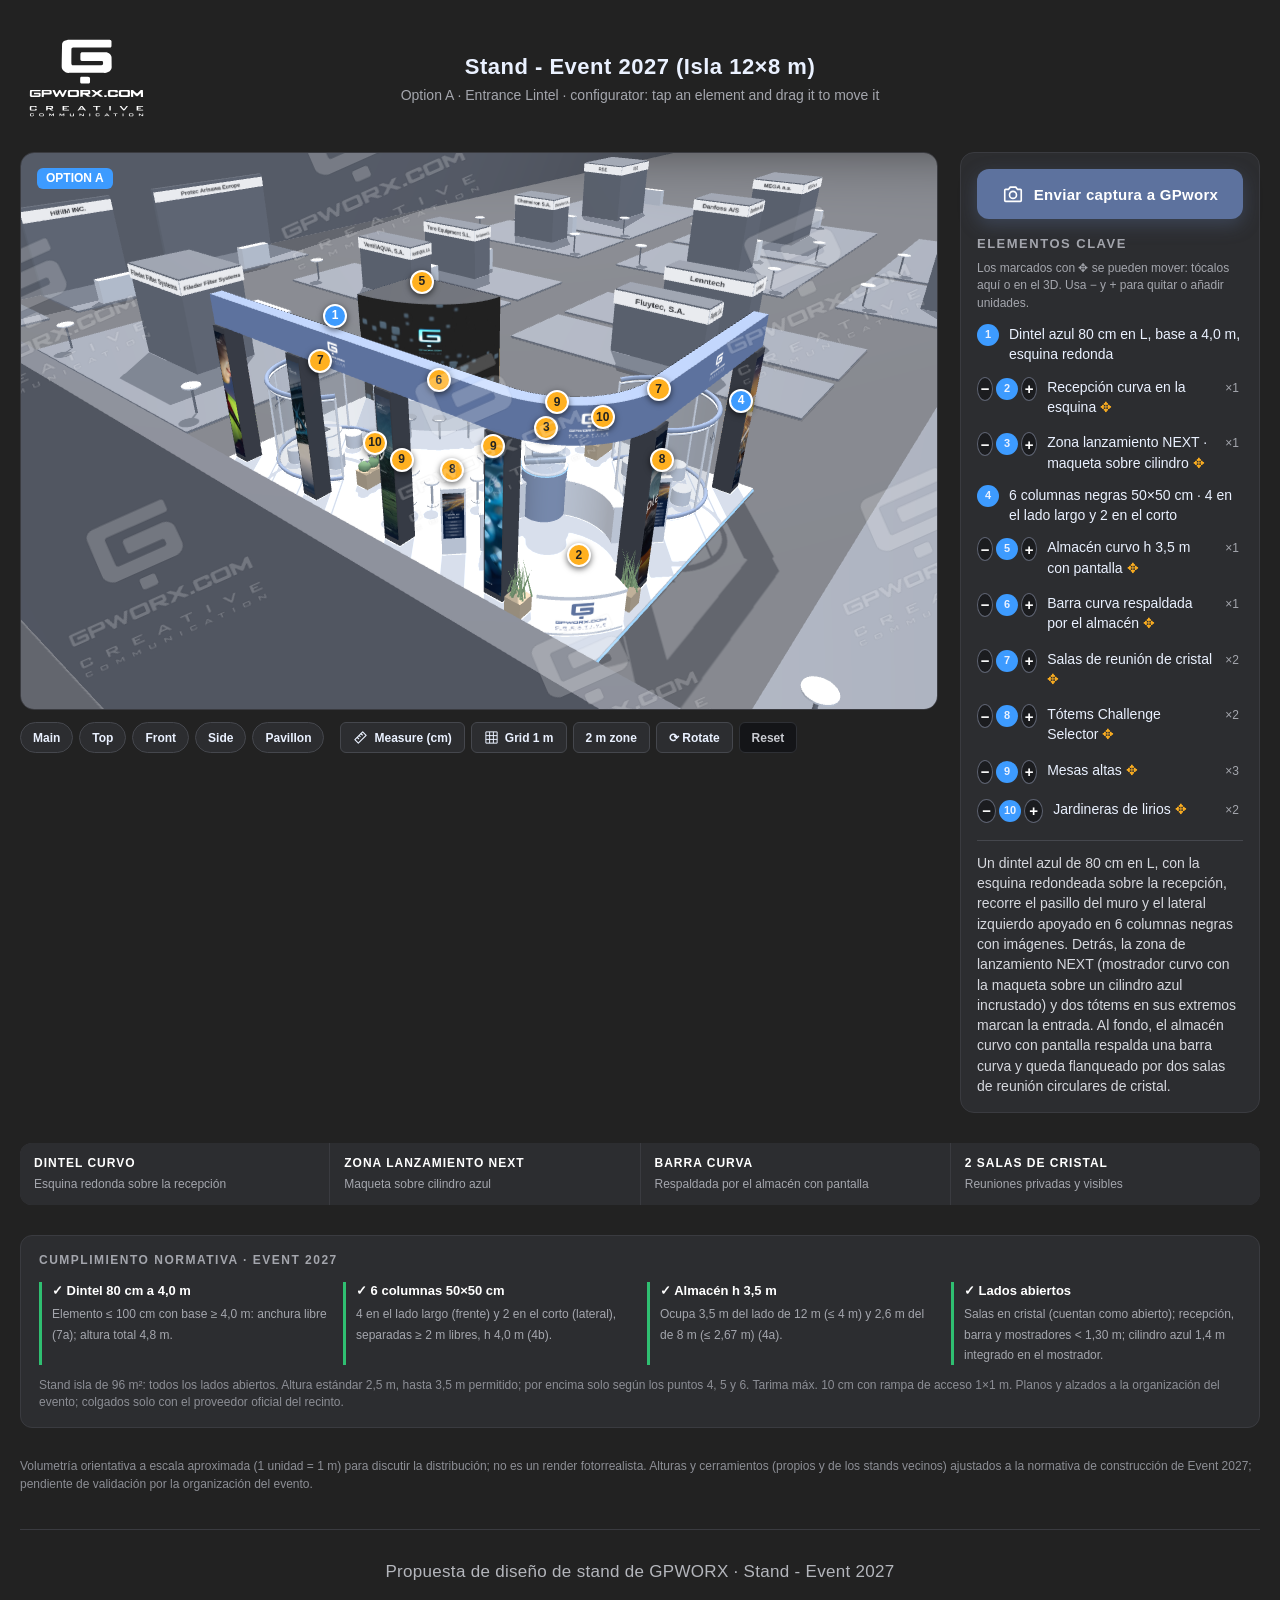
<file: site/index.html>
<!doctype html><html><head><meta charset=utf8><meta name=viewport content="width=device-width,initial-scale=1,viewport-fit=cover"><style>:root{color-scheme:light;box-sizing:border-box;padding-top:env(safe-area-inset-top,0px);padding-bottom:env(safe-area-inset-bottom,0px)}html{scroll-padding-top:env(safe-area-inset-top,0px)}body{margin:0;padding:0;font:14px -apple-system,BlinkMacSystemFont,sans-serif;background:#faf9f5;color:#141413}img{max-width:100%}[hidden]:not([hidden=until-found i]){display:none!important}</style>
<title>GPworx - Stand Configurator</title>
<link rel="icon" type="image/png" sizes="32x32" href="/assets/images/favicons/favicon-32x32.png">
<link rel="icon" type="image/png" sizes="16x16" href="/assets/images/favicons/favicon-16x16.png">
<meta name="msapplication-TileColor" content="#ffffff">
<meta name="theme-color" content="#ffffff">
<link rel="stylesheet" href="css/styles.css?v=20261106b">
</head><body>
<!-- ===================== AVISO AL IMPRIMIR ===================== -->
<div class="printblock">Esta propuesta es confidencial y no se puede imprimir. Para recibir la configuración, usa el botón «Enviar captura a GPworx» o escribe a gregor@gpworx.com.</div>
<!-- ===================== CABECERA: logo · título (h1) · descripción (h3) ===================== -->
<header>
  <div class="top"><img class="gp" alt="GPWORX Creative Communication" src="logo-gpworx.svg"><div class="ttl"><h1>Stand - Event 2027 (Isla 12×8 m)</h1><h3>Option A · Entrance Lintel<span class="hint-d"> · configurator: tap an element and drag it to move it</span></h3></div><span class="sp"></span></div>
</header>
<!-- ===================== CUERPO ===================== -->
<div class="wrap">
  <div class="col">
  <!-- ---------- VISOR 3D: lienzo, marcadores, marca de agua, etiqueta OPTION A, panel de selección ---------- -->
  <div class="stage" id="stage">
    <canvas id="c"></canvas>
    <div id="markers"></div><div id="mlabels"></div>
    <div class="wm" aria-hidden="true"><i id="wmTile"></i></div>
    <div class="mhint" id="mhint" hidden>Toca dos puntos para medir · arrastra para girar · Esc para salir</div>
    <div class="title-ov"><span class="k" id="tk">OPTION A</span><div class="tl"><h2 id="tt"></h2><span class="sep">·</span><span class="s" id="ts"></span></div></div>
    <div class="hint">Toca un elemento y arrástralo · arrastra el fondo para girar · rueda / pellizco para zoom</div>
    <div class="sel" id="sel" hidden><button class="xclose" id="selX" type="button" aria-label="Cerrar" title="Cerrar">✕</button>
      <div class="selh"><b id="selN"></b><span id="selP"></span></div>
      <div class="selb"><button data-r="-15">⟲ 15°</button><button data-r="15">⟳ 15°</button><button data-r="90">⟳ 90°</button><button id="selDup">＋ Duplicar</button><button id="selDel">− Eliminar</button><button id="selHome">Original</button></div>
    </div>
  </div>
    <!-- ---------- BOTONES: vistas (Main…Pavillon) + herramientas (Measure…Reset) ---------- -->
    <div class="views" id="views">
      <button data-v="main">Main</button>
      <button data-v="aerial">Top</button>
      <button data-v="front">Front</button>
      <button data-v="side">Side</button>
      <button data-v="hall">Pavillon</button>
      <button id="measBtn" class="tool"><svg viewBox="0 0 24 24" aria-hidden="true"><path d="M3 15.5 15.5 3 21 8.5 8.5 21z" fill="none" stroke="currentColor" stroke-width="1.8" stroke-linejoin="round"/><path d="M7 12l2 2M10 9l1.5 1.5M13 6l2 2" stroke="currentColor" stroke-width="1.8" stroke-linecap="round"/></svg>Measure (cm)</button>
      <button id="measClr" hidden>Clear measures</button>
      <button id="gridBtn" class="tool"><svg viewBox="0 0 24 24" aria-hidden="true"><path d="M3 3h18v18H3zM9 3v18M15 3v18M3 9h18M3 15h18" fill="none" stroke="currentColor" stroke-width="1.6"/></svg>Grid 1 m</button>
      <button id="zone">2 m zone</button>
      <button id="rot">⟳ Rotate</button>
      <button id="resetAll">Reset</button>
    </div>
  </div>
  <!-- ---------- PANEL LATERAL: botón de captura + elementos clave ---------- -->
  <aside><button class="shot" id="shotBtn" type="button"><svg viewBox="0 0 24 24" aria-hidden="true"><path d="M4 7h3l2-2.5h6L17 7h3a1 1 0 0 1 1 1v11a1 1 0 0 1-1 1H4a1 1 0 0 1-1-1V8a1 1 0 0 1 1-1z" fill="none" stroke="currentColor" stroke-width="1.8" stroke-linejoin="round"/><circle cx="12" cy="13" r="3.8" fill="none" stroke="currentColor" stroke-width="1.8"/></svg>Enviar captura a GPworx</button>
  <div class="shotbox" id="shotBox" hidden><button class="xclose" id="shotCancel" type="button" aria-label="Cerrar" title="Cerrar">✕</button>
    <img id="shotImg" alt="Captura de la configuración actual">
    <p class="shotmsg" id="shotMsg" role="status"></p>
  </div>
  <h3>ELEMENTOS CLAVE</h3><p class="lh">Los marcados con ✥ se pueden mover: tócalos aquí o en el 3D. Usa − y + para quitar o añadir unidades.</p><ol id="legend"></ol><div class="desc" id="desc"></div></aside>
</div>
<!-- ===================== FICHAS DESTACADAS ===================== -->
<div class="strip" id="strip"></div>
<!-- ===================== NORMATIVA DEL EVENTO ===================== -->
<section class="norm"><h3>CUMPLIMIENTO NORMATIVA · EVENT 2027</h3><div class="ng" id="norm"></div><p>Stand isla de 96 m²: todos los lados abiertos. Altura estándar 2,5 m, hasta 3,5 m permitido; por encima solo según los puntos 4, 5 y 6. Tarima máx. 10 cm con rampa de acceso 1×1 m. Planos y alzados a la organización del evento; colgados solo con el proveedor oficial del recinto.</p></section>
<!-- ===================== NOTA Y PIE ===================== -->
<p class="note">Volumetría orientativa a escala aproximada (1 unidad = 1 m) para discutir la distribución; no es un render fotorrealista. Alturas y cerramientos (propios y de los stands vecinos) ajustados a la normativa de construcción de Event 2027; pendiente de validación por la organización del evento.</p>
<div class="credit"><span style="color:#b4b6bc;font-size:17px;letter-spacing:.3px">Propuesta de diseño de stand de GPWORX · Stand - Event 2027</span></div>

<!-- ===================== SCRIPTS ===================== -->
<script src="js/three.min.js?v=20261106b"></script>
<script src="js/images.js?v=20261106b"></script>
<script src="js/gp-cooldown.js?v=20261106b"></script>
<script src="js/app.js?v=20261106b"></script>


</body></html>
</file>
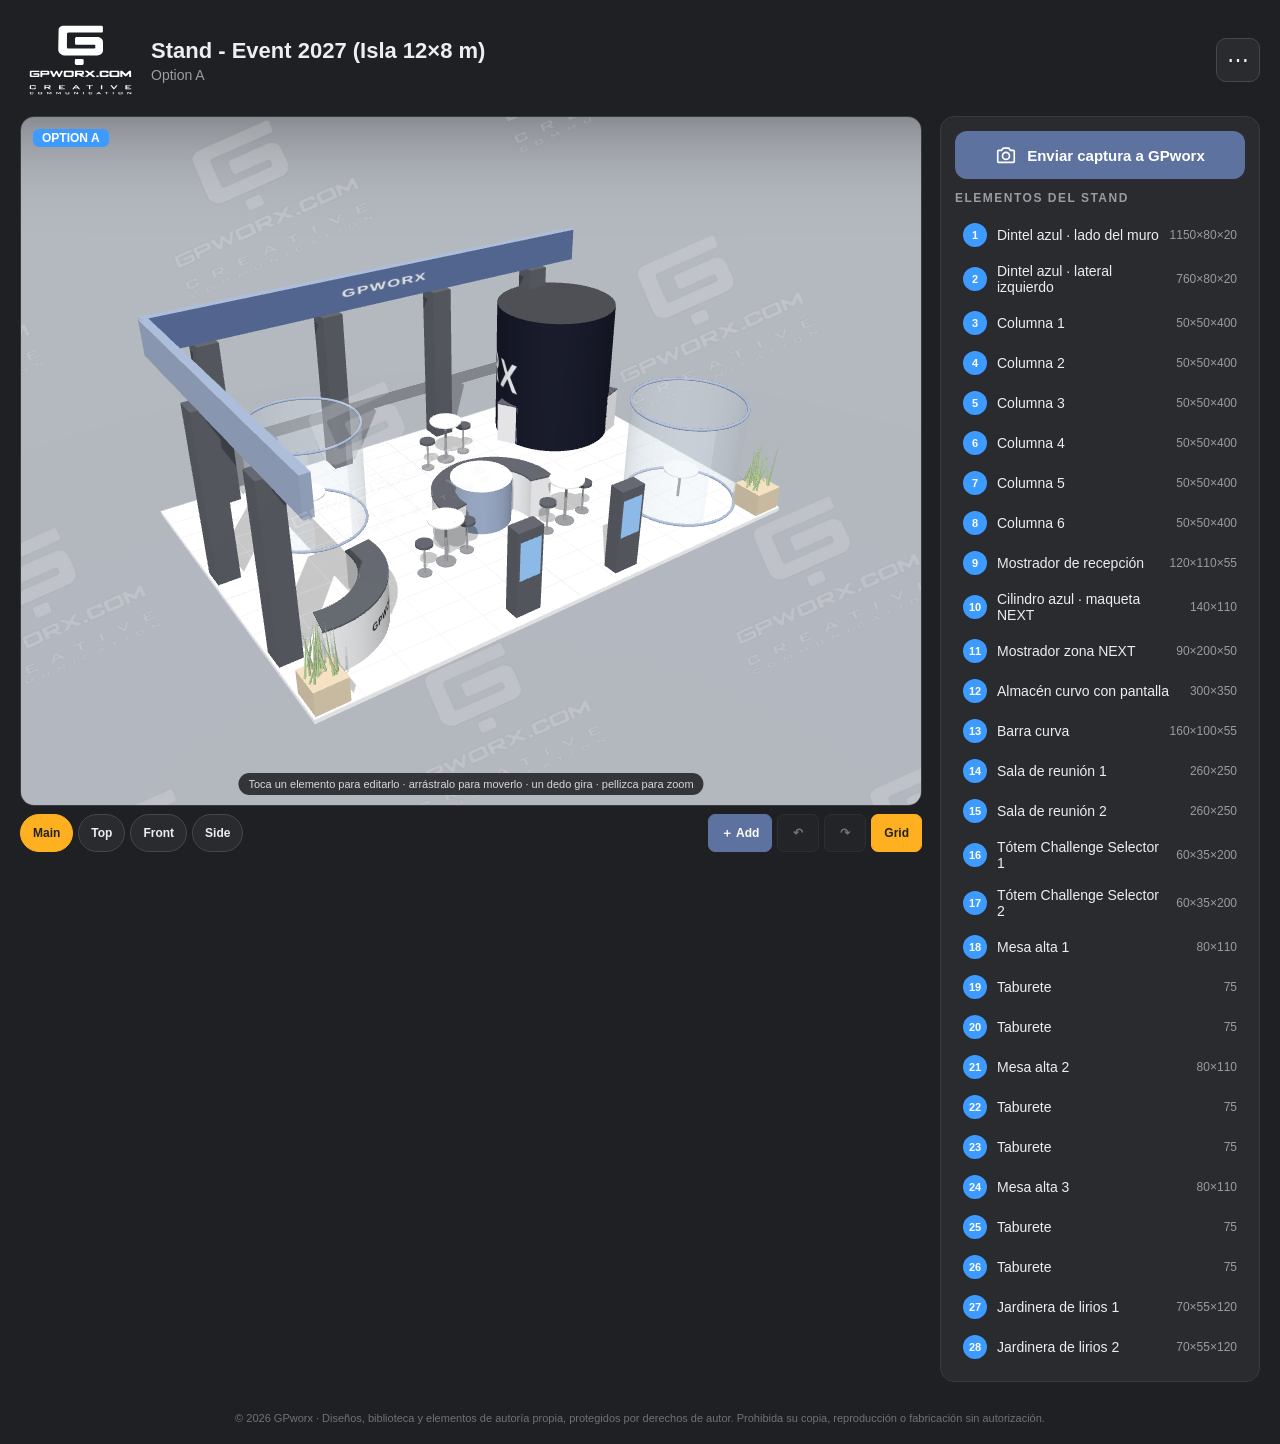
<file: site/app/index.html>
<!doctype html>
<html lang="es">
<head>
<meta charset="utf-8">
<meta name="viewport" content="width=device-width,initial-scale=1,viewport-fit=cover,maximum-scale=1">
<meta name="theme-color" content="#1f2023">
<title>GPworx - Stand Editor</title>
<link rel="icon" type="image/png" sizes="32x32" href="/assets/images/favicons/favicon-32x32.png">
<link rel="stylesheet" href="app.css?v=1">
</head>
<body>
<!-- ===================== CABECERA ===================== -->
<header class="bar">
  <img class="gp" src="../logo-gpworx.svg" alt="GPWORX Creative Communication">
  <div class="ttl"><h1 id="pTitle">Stand - Event 2027</h1><h3 id="pSub">Isla 12×8 m · Option A</h3></div>
  <button class="ib edit-only" id="menuBtn" aria-label="Menú" title="Menú">⋯</button>
</header>

<!-- ===================== CUERPO ===================== -->
<div class="wrap">
  <div class="col">
    <!-- ---------- VISOR 3D ---------- -->
    <div class="stage" id="stage">
      <canvas id="c"></canvas>
      <div class="wm" aria-hidden="true"><i id="wmTile"></i></div>
      <span class="tag" id="optTag">OPTION A</span>
      <div class="hint" id="hint">Toca un elemento para editarlo · arrástralo para moverlo · un dedo gira · pellizca para zoom</div>
    </div>
    <!-- ---------- BARRA DE HERRAMIENTAS ---------- -->
    <nav class="tools">
      <div class="grp views">
        <button data-v="main" class="on">Main</button><button data-v="top">Top</button><button data-v="front">Front</button><button data-v="side">Side</button>
      </div>
      <div class="grp edit-only">
        <button class="sq pri" id="addBtn">＋ Add</button>
        <button class="sq" id="undoBtn" title="Deshacer" aria-label="Deshacer">↶</button>
        <button class="sq" id="redoBtn" title="Rehacer" aria-label="Rehacer">↷</button>
        <button class="sq on" id="gridBtn" title="Ajustar a cuadrícula de 10 cm">Grid</button>
      </div>
    </nav>
  </div>

  <!-- ---------- PANEL LATERAL (portátil) / HOJAS INFERIORES (tablet y móvil) ---------- -->
  <aside id="side">
    <button class="shot" id="shotBtn" type="button"><svg viewBox="0 0 24 24" aria-hidden="true"><path d="M4 7h3l2-2.5h6L17 7h3a1 1 0 0 1 1 1v11a1 1 0 0 1-1 1H4a1 1 0 0 1-1-1V8a1 1 0 0 1 1-1z" fill="none" stroke="currentColor" stroke-width="1.8" stroke-linejoin="round"/><circle cx="12" cy="13" r="3.8" fill="none" stroke="currentColor" stroke-width="1.8"/></svg>Enviar captura a GPworx</button>
    <div class="shotbox" id="shotBox" hidden><button class="xclose" id="shotX" type="button" aria-label="Cerrar">✕</button><img id="shotImg" alt="Captura"><p id="shotMsg" role="status"></p></div>
    <h3>ELEMENTOS DEL STAND</h3>
    <ol class="elist" id="elist"></ol>
  </aside>
</div>

<!-- ===================== HOJA: BIBLIOTECA ===================== -->
<section class="sheet" id="libSheet" hidden>
  <button class="xclose" data-close aria-label="Cerrar">✕</button>
  <h3>BIBLIOTECA GPWORX</h3>
  <div id="libList"></div>
</section>

<!-- ===================== HOJA: PROPIEDADES DEL ELEMENTO ===================== -->
<section class="sheet" id="propSheet" hidden>
  <button class="xclose" data-close aria-label="Cerrar">✕</button>
  <h3 id="propTitle">ELEMENTO</h3>
  <div id="propBody"></div>
</section>

<!-- ===================== HOJA: MENÚ DEL PROYECTO ===================== -->
<section class="sheet" id="menuSheet" hidden>
  <button class="xclose" data-close aria-label="Cerrar">✕</button>
  <h3>PROYECTO</h3>
  <div class="form" id="standForm"></div>
  <div class="mgrid">
    <button id="mNew">Nuevo proyecto</button>
    <button id="mExample">Cargar Option A</button>
    <button id="mOpen">Abrir archivo…</button>
    <button id="mSave">Guardar archivo</button>
  </div>
  <input type="file" id="fileIn" accept=".json,application/json" hidden>
  <p class="muted">El proyecto se guarda automáticamente en este dispositivo. «Guardar archivo» descarga una copia (.json) para abrirla en otro equipo.</p>
</section>

<footer class="copy">© <span id="yr"></span> GPworx · Diseños, biblioteca y elementos de autoría propia, protegidos por derechos de autor. Prohibida su copia, reproducción o fabricación sin autorización.</footer>

<script src="../js/three.min.js?v=1"></script>
<script src="../js/gp-cooldown.js?v=1"></script>
<script src="library.js?v=1"></script>
<script src="editor.js?v=1"></script>
</body>
</html>
</file>
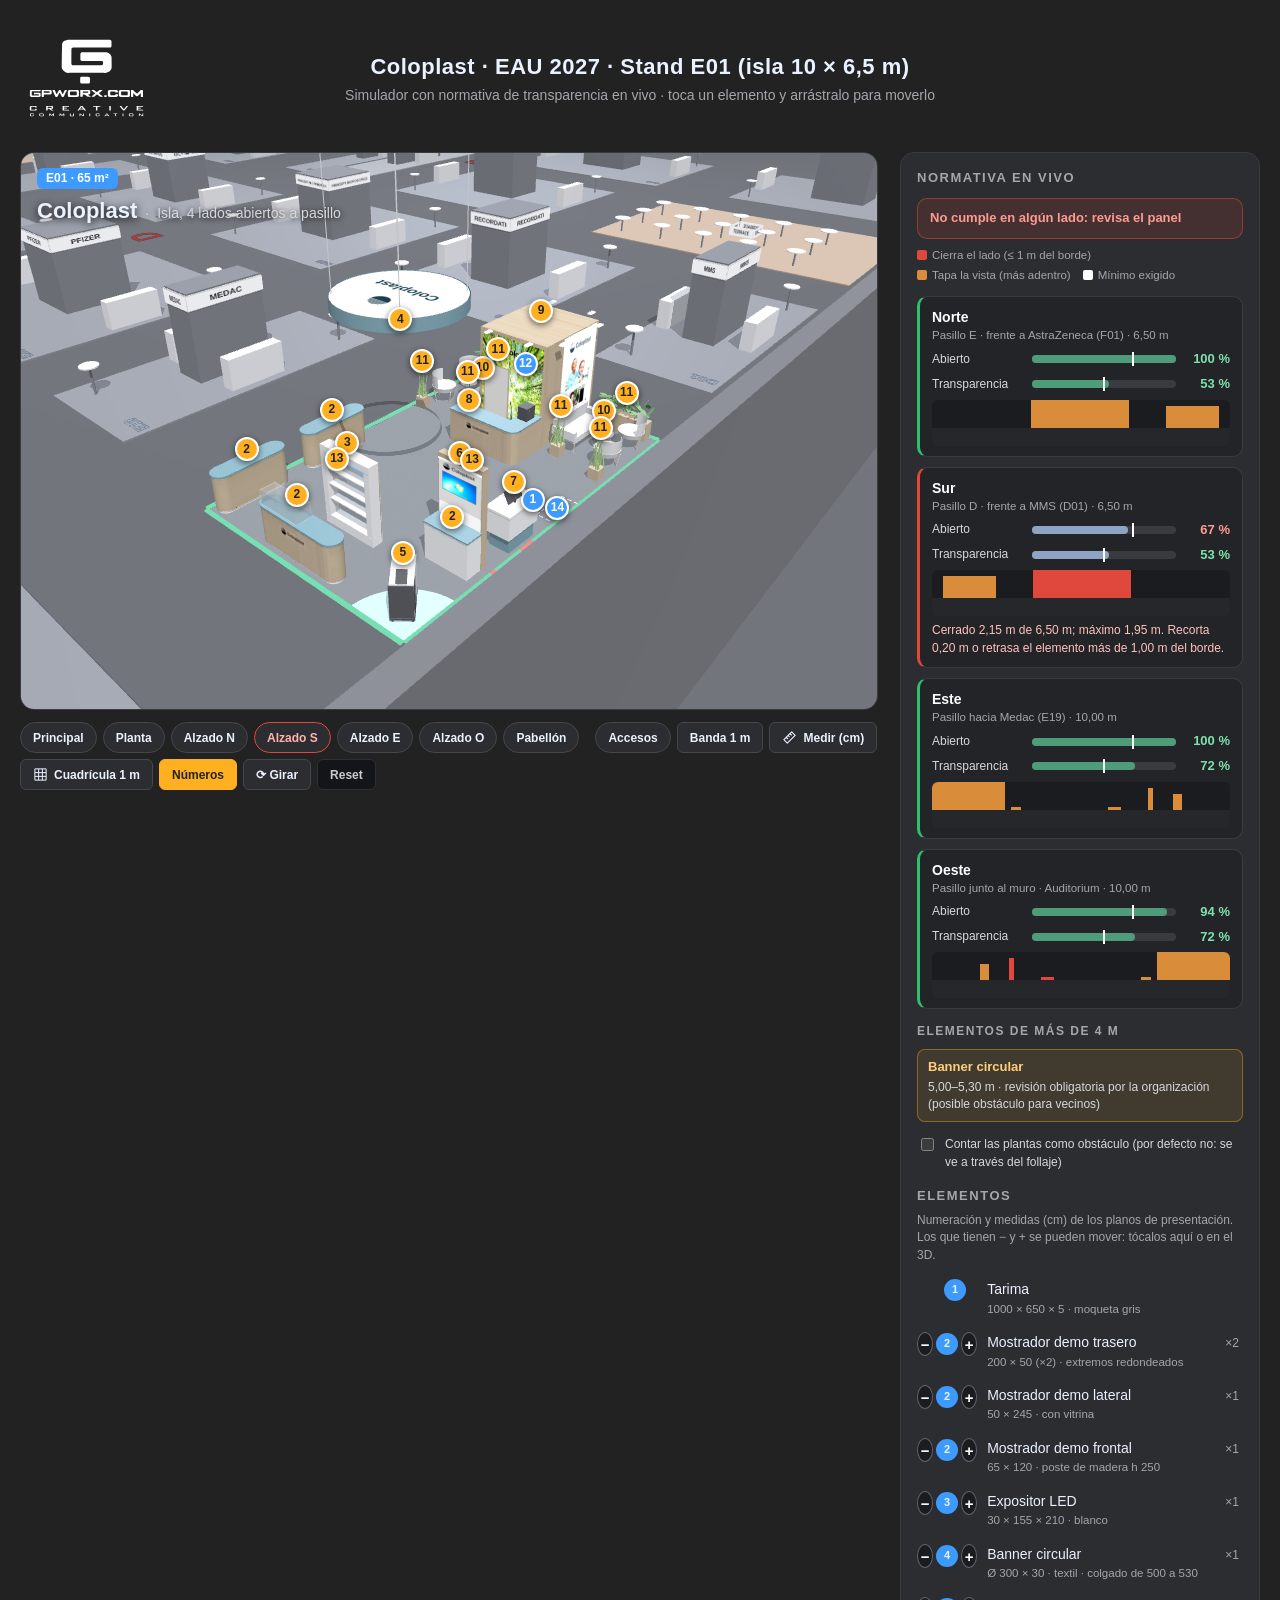
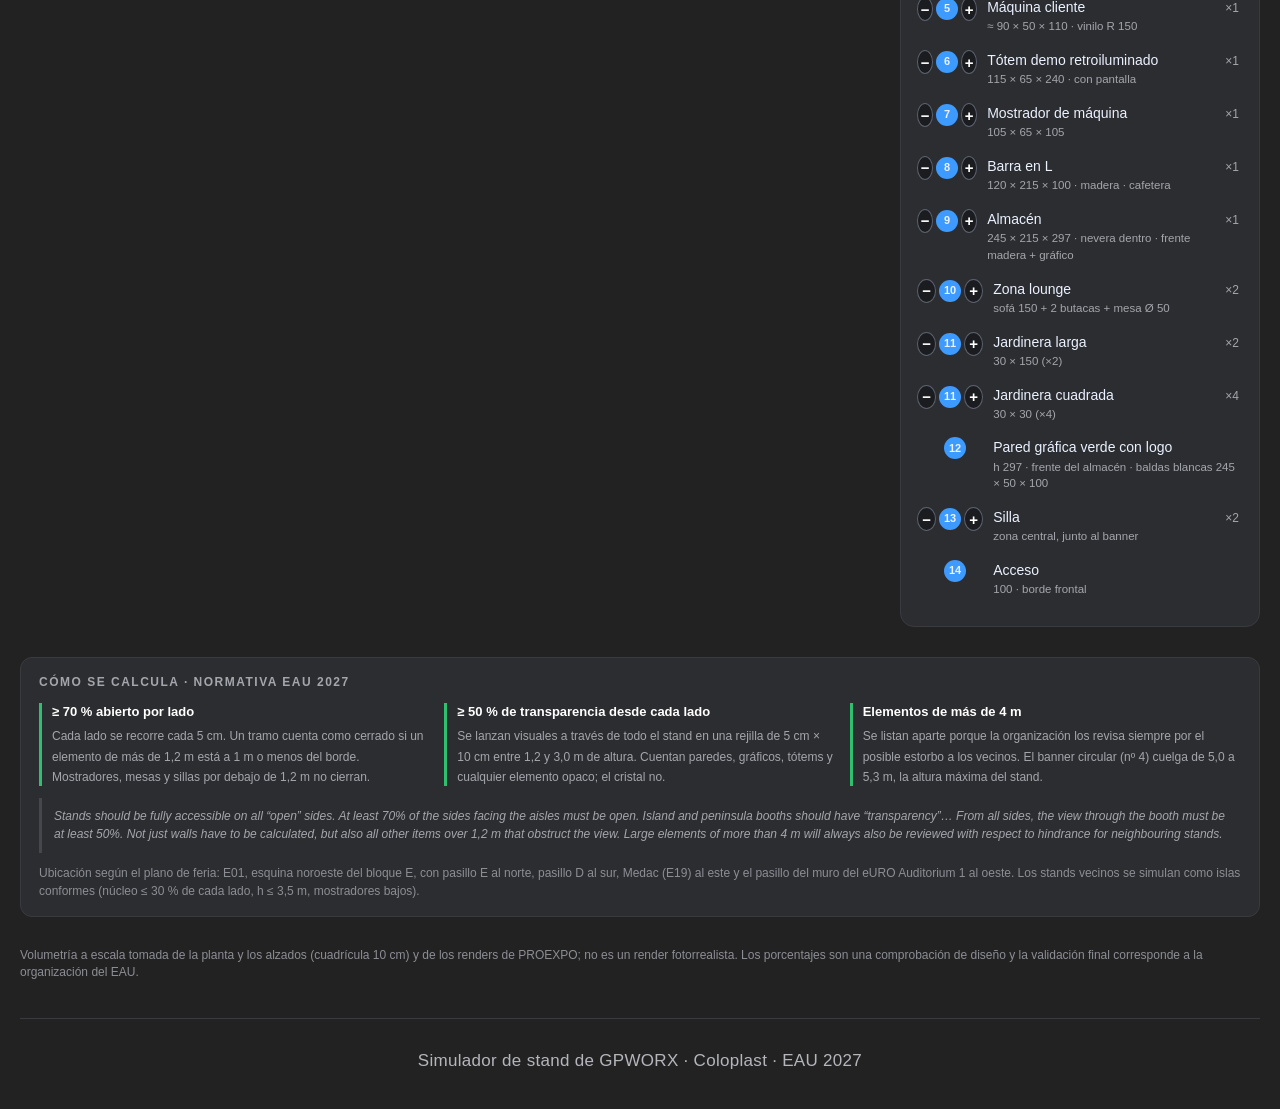
<file: site/coloplast/index.html>
<!doctype html><html lang="es"><head><meta charset="utf-8"><meta name="viewport" content="width=device-width,initial-scale=1,viewport-fit=cover">
<title>Coloplast EAU 2027 · Stand E01</title>
<meta name="theme-color" content="#222222">
<link rel="stylesheet" href="styles.css">
</head><body>
<div class="printblock">Esta propuesta es confidencial y no se puede imprimir. Escribe a gregor@gpworx.com para recibir la configuración.</div>
<header>
  <div class="top"><img class="gp" alt="GPWORX Creative Communication" src="../logo-gpworx.svg"><div class="ttl"><h1>Coloplast · EAU 2027 · Stand E01 (isla 10 × 6,5 m)</h1><h3>Simulador con normativa de transparencia en vivo<span class="hint-d"> · toca un elemento y arrástralo para moverlo</span></h3></div><span class="sp"></span></div>
</header>
<div class="wrap">
  <div class="col">
  <div class="stage" id="stage">
    <canvas id="c"></canvas>
    <div id="markers"></div><div id="mlabels"></div>
    <div class="wm" aria-hidden="true"><i id="wmTile"></i></div>
    <div class="mhint" id="mhint" hidden>Toca dos puntos para medir · arrastra para girar · Esc para salir</div>
    <div class="title-ov"><span class="k">E01 · 65 m²</span><div class="tl"><h2>Coloplast</h2><span class="sep">·</span><span class="s">Isla, 4 lados abiertos a pasillo</span></div></div>
    <div class="sel" id="sel" hidden>
      <div class="selh"><b id="selN"></b><span id="selP"></span></div>
      <div class="selb"><button data-r="-15">⟲ 15°</button><button data-r="15">⟳ 15°</button><button data-r="90">⟳ 90°</button><button id="selDup">＋ Duplicar</button><button id="selDel">− Eliminar</button><button id="selHome">Original</button><button id="selX" aria-label="Cerrar">✕</button></div>
    </div>
  </div>
    <div class="views" id="views">
      <button data-v="main">Principal</button>
      <button data-v="top">Planta</button>
      <button data-v="N">Alzado N</button>
      <button data-v="S">Alzado S</button>
      <button data-v="E">Alzado E</button>
      <button data-v="O">Alzado O</button>
      <button data-v="hall">Pabellón</button>
      <button data-v="acc">Accesos</button>
      <button id="bandBtn" class="tool" aria-pressed="false">Banda 1 m</button>
      <button id="measBtn" class="tool" aria-pressed="false"><svg viewBox="0 0 24 24" aria-hidden="true"><path d="M3 15.5 15.5 3 21 8.5 8.5 21z" fill="none" stroke="currentColor" stroke-width="1.8" stroke-linejoin="round"/><path d="M7 12l2 2M10 9l1.5 1.5M13 6l2 2" stroke="currentColor" stroke-width="1.8" stroke-linecap="round"/></svg>Medir (cm)</button>
      <button id="measClr" hidden>Borrar medidas</button>
      <button id="gridBtn" class="tool" aria-pressed="false"><svg viewBox="0 0 24 24" aria-hidden="true"><path d="M3 3h18v18H3zM9 3v18M15 3v18M3 9h18M3 15h18" fill="none" stroke="currentColor" stroke-width="1.6"/></svg>Cuadrícula 1 m</button>
      <button id="mkBtn" class="tool on" aria-pressed="true">Números</button>
      <button id="rot">⟳ Girar</button>
      <button id="resetAll">Reset</button>
    </div>
  </div>
  <aside>
    <button class="shot" id="shotBtn" type="button"><svg viewBox="0 0 24 24" aria-hidden="true"><path d="M4 7h3l2-2.5h6L17 7h3a1 1 0 0 1 1 1v11a1 1 0 0 1-1 1H4a1 1 0 0 1-1-1V8a1 1 0 0 1 1-1z" fill="none" stroke="currentColor" stroke-width="1.8" stroke-linejoin="round"/><circle cx="12" cy="13" r="3.8" fill="none" stroke="currentColor" stroke-width="1.8"/></svg>Enviar captura a GPworx</button>
    <div class="shotbox" id="shotBox" hidden><img id="shotImg" alt="Captura de la configuración actual"><p class="shotmsg" id="shotMsg" role="status"></p><div class="shotact"><button id="shotCancel" type="button">Cerrar</button></div></div>
    <h3>NORMATIVA EN VIVO</h3>
    <p class="status" id="status" role="status"></p>
    <div class="leg2"><span><i style="background:#e0483e"></i>Cierra el lado (≤ 1 m del borde)</span><span><i style="background:#d98c3a"></i>Tapa la vista (más adentro)</span><span><i style="background:#fff"></i>Mínimo exigido</span></div>
    <div class="check" id="check"></div>
    <h4>ELEMENTOS DE MÁS DE 4 M</h4>
    <ul class="tall" id="tall"></ul>
    <label class="chk"><input type="checkbox" id="plantsChk"> Contar las plantas como obstáculo (por defecto no: se ve a través del follaje)</label>
    <h3>ELEMENTOS</h3><p class="lh">Numeración y medidas (cm) de los planos de presentación. Los que tienen − y + se pueden mover: tócalos aquí o en el 3D.</p><ol id="legend"></ol>
  </aside>
</div>
<section class="norm"><h3>CÓMO SE CALCULA · NORMATIVA EAU 2027</h3>
  <div class="ng">
    <div><b>≥ 70 % abierto por lado</b><span>Cada lado se recorre cada 5 cm. Un tramo cuenta como cerrado si un elemento de más de 1,2 m está a 1 m o menos del borde. Mostradores, mesas y sillas por debajo de 1,2 m no cierran.</span></div>
    <div><b>≥ 50 % de transparencia desde cada lado</b><span>Se lanzan visuales a través de todo el stand en una rejilla de 5 cm × 10 cm entre 1,2 y 3,0 m de altura. Cuentan paredes, gráficos, tótems y cualquier elemento opaco; el cristal no.</span></div>
    <div><b>Elementos de más de 4 m</b><span>Se listan aparte porque la organización los revisa siempre por el posible estorbo a los vecinos. El banner circular (nº 4) cuelga de 5,0 a 5,3 m, la altura máxima del stand.</span></div>
  </div>
  <blockquote>Stands should be fully accessible on all “open” sides. At least 70% of the sides facing the aisles must be open. Island and peninsula booths should have “transparency”… From all sides, the view through the booth must be at least 50%. Not just walls have to be calculated, but also all other items over 1,2 m that obstruct the view. Large elements of more than 4 m will always also be reviewed with respect to hindrance for neighbouring stands.</blockquote>
  <p>Ubicación según el plano de feria: E01, esquina noroeste del bloque E, con pasillo E al norte, pasillo D al sur, Medac (E19) al este y el pasillo del muro del eURO Auditorium 1 al oeste. Los stands vecinos se simulan como islas conformes (núcleo ≤ 30 % de cada lado, h ≤ 3,5 m, mostradores bajos).</p>
</section>
<p class="note">Volumetría a escala tomada de la planta y los alzados (cuadrícula 10 cm) y de los renders de PROEXPO; no es un render fotorrealista. Los porcentajes son una comprobación de diseño y la validación final corresponde a la organización del EAU.</p>
<div class="credit"><span style="color:#b4b6bc;font-size:17px;letter-spacing:.3px">Simulador de stand de GPWORX · Coloplast · EAU 2027</span></div>
<script src="../js/three.min.js"></script>
<script src="images.js"></script>
<script src="app.js"></script>

</body></html>
</file>
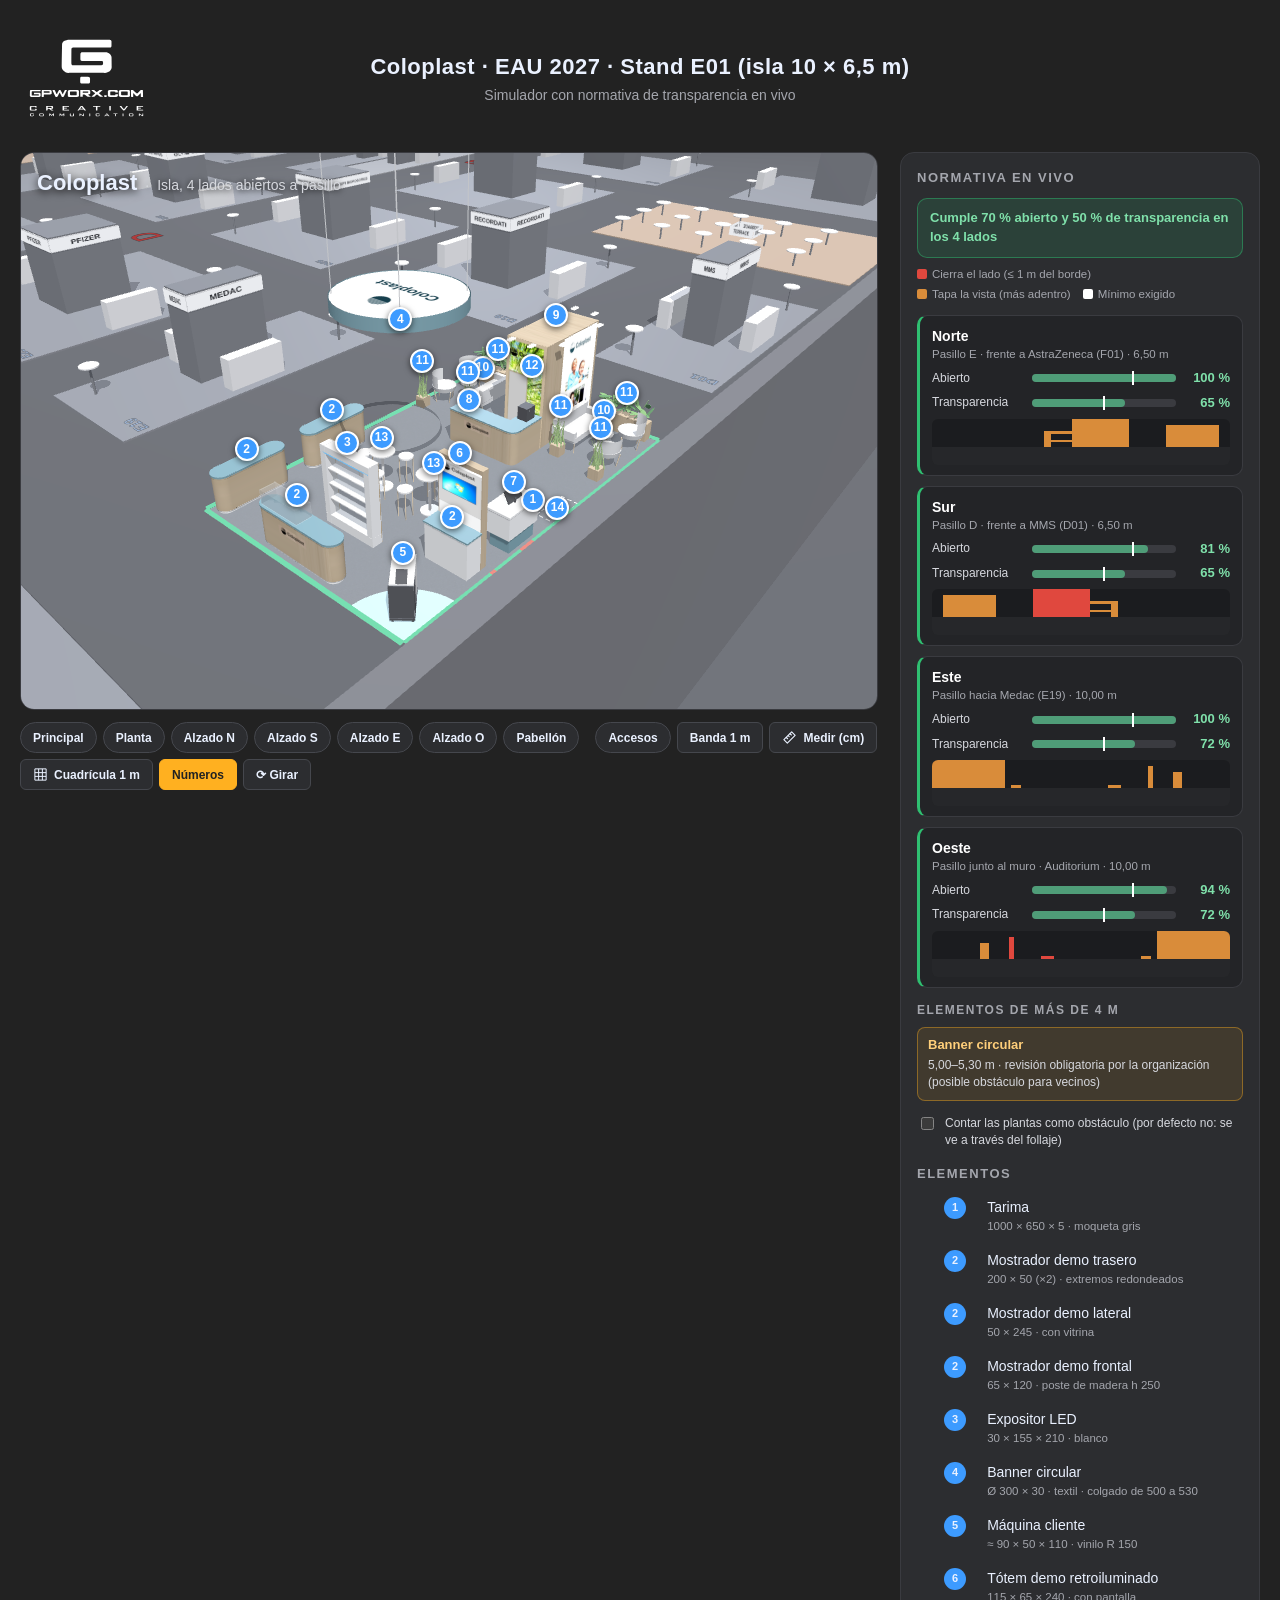
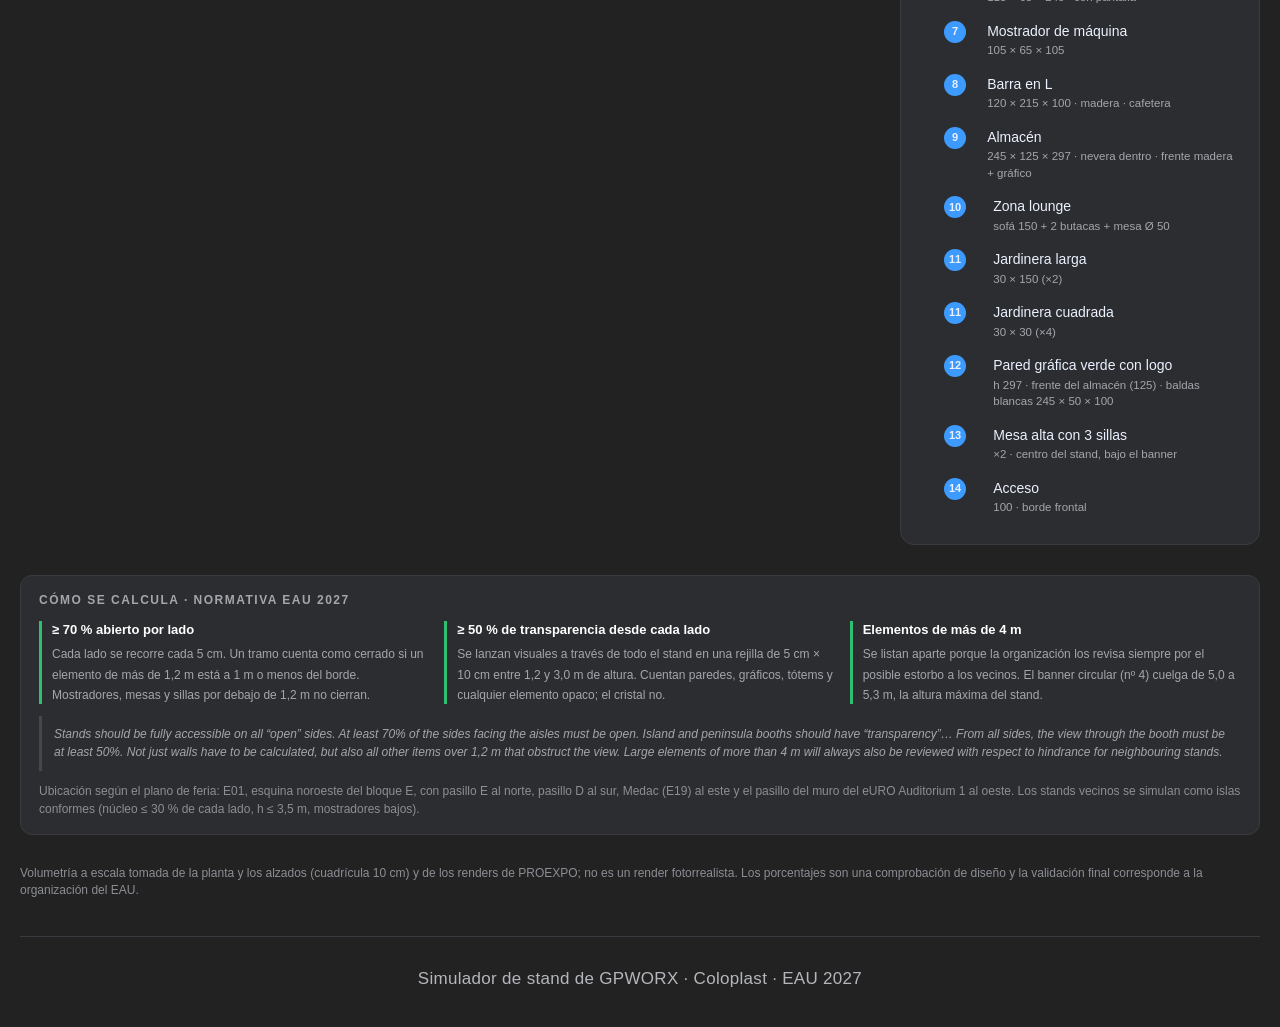
<file: site/coloplasteau27/index.html>
<!doctype html><html lang="es"><head><meta charset="utf-8"><meta name="viewport" content="width=device-width,initial-scale=1,viewport-fit=cover">
<title>Coloplast EAU 2027 · Stand E01</title>
<meta name="theme-color" content="#222222">
<link rel="stylesheet" href="styles.css?v=20261106b">
</head><body>
<div class="printblock">Esta propuesta es confidencial y no se puede imprimir. Escribe a gregor@gpworx.com para recibir la configuración.</div>
<header>
  <div class="top"><img class="gp" alt="GPWORX Creative Communication" src="../logo-gpworx.svg"><div class="ttl"><h1>Coloplast · EAU 2027 · Stand E01 (isla 10 × 6,5 m)</h1><h3>Simulador con normativa de transparencia en vivo</h3></div><span class="sp"></span></div>
</header>
<div class="wrap">
  <div class="col">
  <div class="stage" id="stage">
    <canvas id="c"></canvas>
    <div id="markers"></div><div id="mlabels"></div>
    <div class="wm" aria-hidden="true"><i id="wmTile"></i></div>
    <div class="mhint" id="mhint" hidden>Toca dos puntos para medir · arrastra para girar · Esc para salir</div>
    <div class="title-ov"><div class="tl"><h2>Coloplast</h2><span class="sep">·</span><span class="s">Isla, 4 lados abiertos a pasillo</span></div></div>
    <div class="sel" id="sel" hidden><button class="xclose" id="selX" type="button" aria-label="Cerrar" title="Cerrar">✕</button>
      <div class="selh"><b id="selN"></b><span id="selP"></span></div>
      <div class="selb"><button data-r="-15">⟲ 15°</button><button data-r="15">⟳ 15°</button><button data-r="90">⟳ 90°</button><button id="selDup">＋ Duplicar</button><button id="selDel">− Eliminar</button><button id="selHome">Original</button></div>
      <div class="dims" id="dims" hidden></div>
    </div>
  </div>
    <div class="views" id="views">
      <button data-v="main">Principal</button>
      <button data-v="top">Planta</button>
      <button data-v="N">Alzado N</button>
      <button data-v="S">Alzado S</button>
      <button data-v="E">Alzado E</button>
      <button data-v="O">Alzado O</button>
      <button data-v="hall">Pabellón</button>
      <button data-v="acc">Accesos</button>
      <button id="bandBtn" class="tool" aria-pressed="false">Banda 1 m</button>
      <button id="measBtn" class="tool" aria-pressed="false"><svg viewBox="0 0 24 24" aria-hidden="true"><path d="M3 15.5 15.5 3 21 8.5 8.5 21z" fill="none" stroke="currentColor" stroke-width="1.8" stroke-linejoin="round"/><path d="M7 12l2 2M10 9l1.5 1.5M13 6l2 2" stroke="currentColor" stroke-width="1.8" stroke-linecap="round"/></svg>Medir (cm)</button>
      <button id="measClr" hidden>Borrar medidas</button>
      <button id="gridBtn" class="tool" aria-pressed="false"><svg viewBox="0 0 24 24" aria-hidden="true"><path d="M3 3h18v18H3zM9 3v18M15 3v18M3 9h18M3 15h18" fill="none" stroke="currentColor" stroke-width="1.6"/></svg>Cuadrícula 1 m</button>
      <button id="mkBtn" class="tool on" aria-pressed="true">Números</button>
      <button id="rot">⟳ Girar</button>
      <button id="resetAll">Reset</button>
    </div>
  </div>
  <aside>
    <button class="shot" id="shotBtn" type="button"><svg viewBox="0 0 24 24" aria-hidden="true"><path d="M4 7h3l2-2.5h6L17 7h3a1 1 0 0 1 1 1v11a1 1 0 0 1-1 1H4a1 1 0 0 1-1-1V8a1 1 0 0 1 1-1z" fill="none" stroke="currentColor" stroke-width="1.8" stroke-linejoin="round"/><circle cx="12" cy="13" r="3.8" fill="none" stroke="currentColor" stroke-width="1.8"/></svg>Enviar captura a GPworx</button>
    <div class="shotbox" id="shotBox" hidden><button class="xclose" id="shotCancel" type="button" aria-label="Cerrar" title="Cerrar">✕</button><img id="shotImg" alt="Captura de la configuración actual"><p class="shotmsg" id="shotMsg" role="status"></p></div>
    <h3>NORMATIVA EN VIVO</h3>
    <p class="status" id="status" role="status"></p>
    <div class="leg2"><span><i style="background:#e0483e"></i>Cierra el lado (≤ 1 m del borde)</span><span><i style="background:#d98c3a"></i>Tapa la vista (más adentro)</span><span><i style="background:#fff"></i>Mínimo exigido</span></div>
    <div class="check" id="check"></div>
    <h4>ELEMENTOS DE MÁS DE 4 M</h4>
    <ul class="tall" id="tall"></ul>
    <label class="chk"><input type="checkbox" id="plantsChk"> Contar las plantas como obstáculo (por defecto no: se ve a través del follaje)</label>
    <h3>ELEMENTOS</h3><p class="lh">Numeración y medidas (cm) de los planos de presentación. Los que tienen − y + se pueden mover: tócalos aquí o en el 3D.</p><ol id="legend"></ol>
  </aside>
</div>
<section class="norm"><h3>CÓMO SE CALCULA · NORMATIVA EAU 2027</h3>
  <div class="ng">
    <div><b>≥ 70 % abierto por lado</b><span>Cada lado se recorre cada 5 cm. Un tramo cuenta como cerrado si un elemento de más de 1,2 m está a 1 m o menos del borde. Mostradores, mesas y sillas por debajo de 1,2 m no cierran.</span></div>
    <div><b>≥ 50 % de transparencia desde cada lado</b><span>Se lanzan visuales a través de todo el stand en una rejilla de 5 cm × 10 cm entre 1,2 y 3,0 m de altura. Cuentan paredes, gráficos, tótems y cualquier elemento opaco; el cristal no.</span></div>
    <div><b>Elementos de más de 4 m</b><span>Se listan aparte porque la organización los revisa siempre por el posible estorbo a los vecinos. El banner circular (nº 4) cuelga de 5,0 a 5,3 m, la altura máxima del stand.</span></div>
  </div>
  <blockquote>Stands should be fully accessible on all “open” sides. At least 70% of the sides facing the aisles must be open. Island and peninsula booths should have “transparency”… From all sides, the view through the booth must be at least 50%. Not just walls have to be calculated, but also all other items over 1,2 m that obstruct the view. Large elements of more than 4 m will always also be reviewed with respect to hindrance for neighbouring stands.</blockquote>
  <p>Ubicación según el plano de feria: E01, esquina noroeste del bloque E, con pasillo E al norte, pasillo D al sur, Medac (E19) al este y el pasillo del muro del eURO Auditorium 1 al oeste. Los stands vecinos se simulan como islas conformes (núcleo ≤ 30 % de cada lado, h ≤ 3,5 m, mostradores bajos).</p>
</section>
<p class="note">Volumetría a escala tomada de la planta y los alzados (cuadrícula 10 cm) y de los renders de PROEXPO; no es un render fotorrealista. Los porcentajes son una comprobación de diseño y la validación final corresponde a la organización del EAU.</p>
<div class="credit"><span style="color:#b4b6bc;font-size:17px;letter-spacing:.3px">Simulador de stand de GPWORX · Coloplast · EAU 2027</span></div>
<script src="../js/three.min.js?v=20261106b"></script>
<script src="images.js?v=20261106b"></script>
<script src="../js/gp-cooldown.js?v=20261106b"></script>
<script>window.GP_VIEW_ONLY=true</script>
<script src="app.js?v=20261106b"></script>

</body></html>
</file>
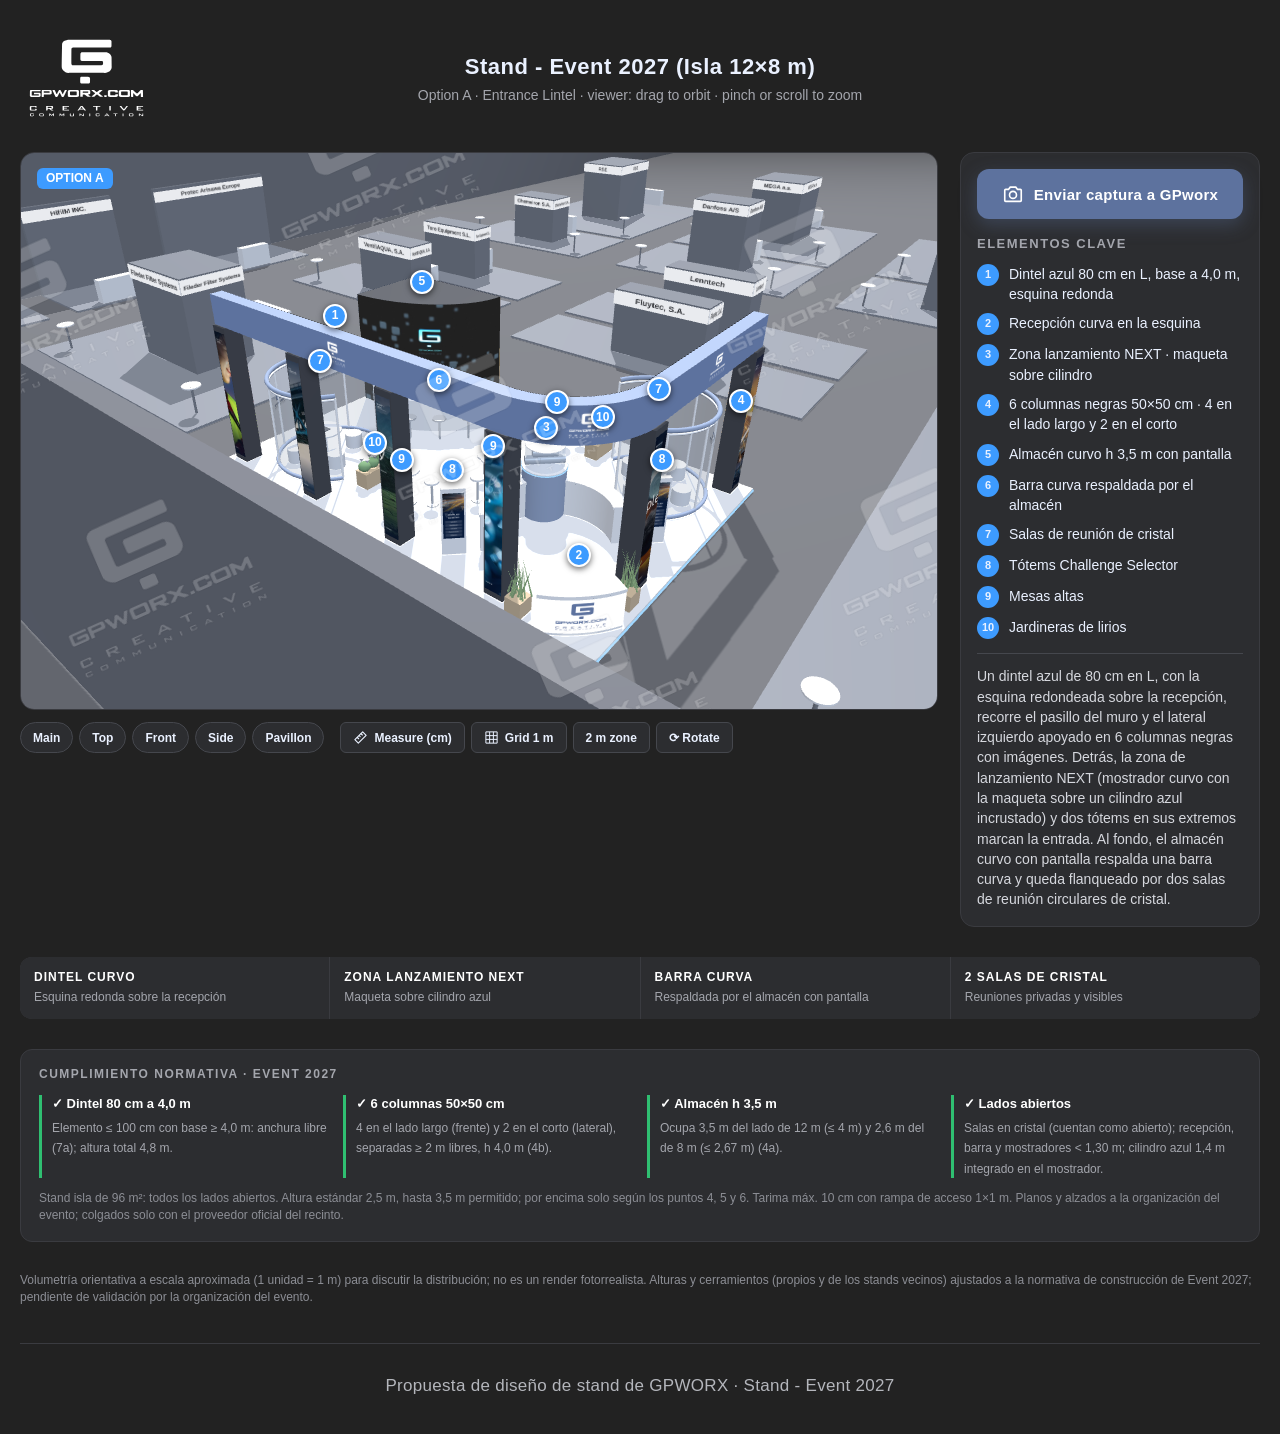
<file: site/design/index.html>
<!-- VERSIÓN SOLO VISOR (gpworx.com/designer/design/): usa los mismos css/ y js/ que la versión editable -->
<!doctype html><html><head><meta charset=utf8><meta name=viewport content="width=device-width,initial-scale=1,viewport-fit=cover"><style>:root{color-scheme:light;box-sizing:border-box;padding-top:env(safe-area-inset-top,0px);padding-bottom:env(safe-area-inset-bottom,0px)}html{scroll-padding-top:env(safe-area-inset-top,0px)}body{margin:0;padding:0;font:14px -apple-system,BlinkMacSystemFont,sans-serif;background:#faf9f5;color:#141413}img{max-width:100%}[hidden]:not([hidden=until-found i]){display:none!important}</style>
<title>GPworx - Stand Design</title>
<link rel="icon" type="image/png" sizes="32x32" href="/assets/images/favicons/favicon-32x32.png">
<link rel="icon" type="image/png" sizes="16x16" href="/assets/images/favicons/favicon-16x16.png">
<meta name="msapplication-TileColor" content="#ffffff">
<meta name="theme-color" content="#ffffff">
<link rel="stylesheet" href="../css/styles.css">
</head><body>
<!-- ===================== AVISO AL IMPRIMIR ===================== -->
<div class="printblock">Esta propuesta es confidencial y no se puede imprimir. Para recibir la configuración, usa el botón «Enviar captura a GPworx» o escribe a gregor@gpworx.com.</div>
<!-- ===================== CABECERA: logo · título (h1) · descripción (h3) ===================== -->
<header>
  <div class="top"><img class="gp" alt="GPWORX Creative Communication" src="../logo-gpworx.svg"><div class="ttl"><h1>Stand - Event 2027 (Isla 12×8 m)</h1><h3>Option A · Entrance Lintel<span class="hint-d"> · viewer: drag to orbit · pinch or scroll to zoom</span></h3></div><span class="sp"></span></div>
</header>
<!-- ===================== CUERPO ===================== -->
<div class="wrap">
  <div class="col">
  <!-- ---------- VISOR 3D: lienzo, marcadores, marca de agua, etiqueta OPTION A, panel de selección ---------- -->
  <div class="stage" id="stage">
    <canvas id="c"></canvas>
    <div id="markers"></div><div id="mlabels"></div>
    <div class="wm" aria-hidden="true"><i id="wmTile"></i></div>
    <div class="mhint" id="mhint" hidden>Toca dos puntos para medir · arrastra para girar · Esc para salir</div>
    <div class="title-ov"><span class="k" id="tk">OPTION A</span><div class="tl"><h2 id="tt"></h2><span class="sep">·</span><span class="s" id="ts"></span></div></div>
    <div class="hint">Arrastra para girar · rueda / pellizco para zoom</div>
    <div class="sel" id="sel" hidden>
      <div class="selh"><b id="selN"></b><span id="selP"></span></div>
      <div class="selb"><button data-r="-15">⟲ 15°</button><button data-r="15">⟳ 15°</button><button data-r="90">⟳ 90°</button><button id="selDup">＋ Duplicar</button><button id="selDel">− Eliminar</button><button id="selHome">Original</button><button id="selX" aria-label="Cerrar">✕</button></div>
    </div>
  </div>
    <!-- ---------- BOTONES: vistas (Main…Pavillon) + herramientas (Measure…Reset) ---------- -->
    <div class="views" id="views">
      <button data-v="main">Main</button>
      <button data-v="aerial">Top</button>
      <button data-v="front">Front</button>
      <button data-v="side">Side</button>
      <button data-v="hall">Pavillon</button>
      <button id="measBtn" class="tool"><svg viewBox="0 0 24 24" aria-hidden="true"><path d="M3 15.5 15.5 3 21 8.5 8.5 21z" fill="none" stroke="currentColor" stroke-width="1.8" stroke-linejoin="round"/><path d="M7 12l2 2M10 9l1.5 1.5M13 6l2 2" stroke="currentColor" stroke-width="1.8" stroke-linecap="round"/></svg>Measure (cm)</button>
      <button id="measClr" hidden>Clear measures</button>
      <button id="gridBtn" class="tool"><svg viewBox="0 0 24 24" aria-hidden="true"><path d="M3 3h18v18H3zM9 3v18M15 3v18M3 9h18M3 15h18" fill="none" stroke="currentColor" stroke-width="1.6"/></svg>Grid 1 m</button>
      <button id="zone">2 m zone</button>
      <button id="rot">⟳ Rotate</button>
      <button id="resetAll">Reset</button>
    </div>
  </div>
  <!-- ---------- PANEL LATERAL: botón de captura + elementos clave ---------- -->
  <aside><button class="shot" id="shotBtn" type="button"><svg viewBox="0 0 24 24" aria-hidden="true"><path d="M4 7h3l2-2.5h6L17 7h3a1 1 0 0 1 1 1v11a1 1 0 0 1-1 1H4a1 1 0 0 1-1-1V8a1 1 0 0 1 1-1z" fill="none" stroke="currentColor" stroke-width="1.8" stroke-linejoin="round"/><circle cx="12" cy="13" r="3.8" fill="none" stroke="currentColor" stroke-width="1.8"/></svg>Enviar captura a GPworx</button>
  <div class="shotbox" id="shotBox" hidden>
    <img id="shotImg" alt="Captura de la configuración actual">
    <p class="shotmsg" id="shotMsg" role="status"></p>
    <div class="shotact"><button id="shotCancel" type="button">Cerrar</button></div>
  </div>
  <h3>ELEMENTOS CLAVE</h3><p class="lh">Los marcados con ✥ se pueden mover: tócalos aquí o en el 3D. Usa − y + para quitar o añadir unidades.</p><ol id="legend"></ol><div class="desc" id="desc"></div></aside>
</div>
<!-- ===================== FICHAS DESTACADAS ===================== -->
<div class="strip" id="strip"></div>
<!-- ===================== NORMATIVA DEL EVENTO ===================== -->
<section class="norm"><h3>CUMPLIMIENTO NORMATIVA · EVENT 2027</h3><div class="ng" id="norm"></div><p>Stand isla de 96 m²: todos los lados abiertos. Altura estándar 2,5 m, hasta 3,5 m permitido; por encima solo según los puntos 4, 5 y 6. Tarima máx. 10 cm con rampa de acceso 1×1 m. Planos y alzados a la organización del evento; colgados solo con el proveedor oficial del recinto.</p></section>
<!-- ===================== NOTA Y PIE ===================== -->
<p class="note">Volumetría orientativa a escala aproximada (1 unidad = 1 m) para discutir la distribución; no es un render fotorrealista. Alturas y cerramientos (propios y de los stands vecinos) ajustados a la normativa de construcción de Event 2027; pendiente de validación por la organización del evento.</p>
<div class="credit"><span style="color:#b4b6bc;font-size:17px;letter-spacing:.3px">Propuesta de diseño de stand de GPWORX · Stand - Event 2027</span></div>

<!-- ===================== SCRIPTS ===================== -->
<script src="../js/three.min.js"></script>
<script src="../js/images.js"></script>
<script>window.GP_VIEW_ONLY=true; window.GP_SEND_ENDPOINT="../send.php"; // versión SOLO VISOR</script>
<script src="../js/app.js"></script>


</body></html>
</file>
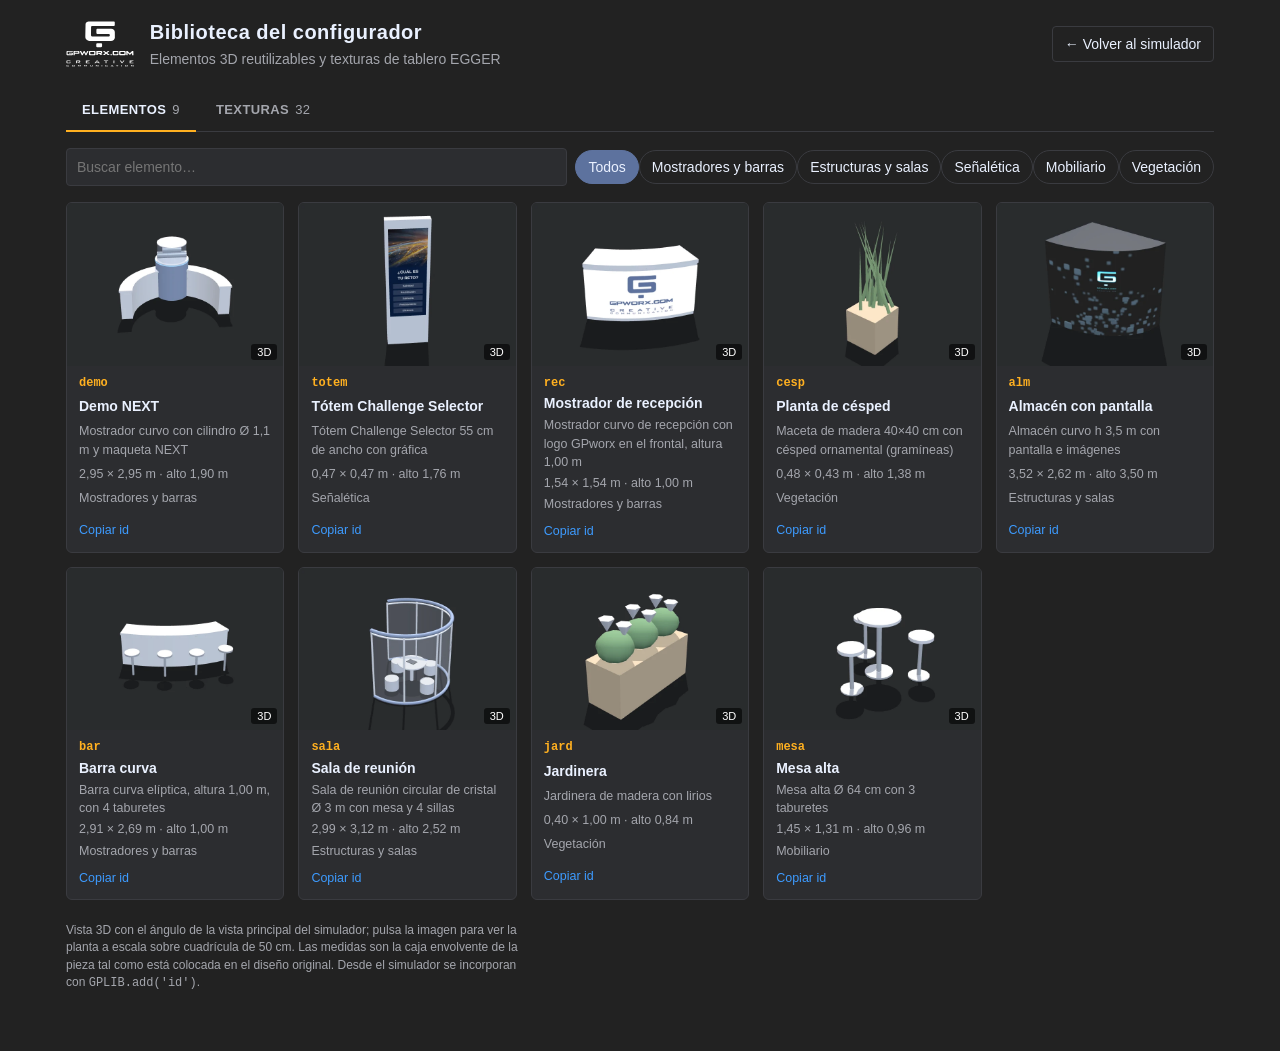
<file: site/library/index.html>
<!doctype html>
<html lang="es">
<head>
<meta charset="utf-8">
<meta name="viewport" content="width=device-width,initial-scale=1,viewport-fit=cover">
<title>Biblioteca GPworx · Stand Configurator</title>
<meta name="theme-color" content="#222222">
<style>
/* Biblioteca: pestañas Elementos / Texturas sobre la misma paleta oscura del simulador */
:root{color-scheme:dark;--bg:#222222;--card:#2c2d30;--line:#3a3b40;--txt:#eaf1ff;--mut:#a4a6ad;--blue:#5d729e;--led:#3d9bff;--sel:#ffb020}
*{box-sizing:border-box}
body{margin:0;background:var(--bg);color:var(--txt);font:14px/1.45 Helvetica,Arial,sans-serif}
.wrap{max-width:1180px;margin:0 auto;padding-block:18px 48px;padding-left:max(16px,env(safe-area-inset-left,0px));padding-right:max(16px,env(safe-area-inset-right,0px))}
header{display:flex;align-items:center;gap:16px;flex-wrap:wrap}
header img{height:46px;width:auto}
header .t{flex:1;min-width:0}
h1{margin:0;font-size:20px;letter-spacing:.5px;text-wrap:balance}
header p{margin:2px 0 0;color:var(--mut)}
.back{color:var(--txt);text-decoration:none;border:1px solid var(--line);border-radius:4px;padding:7px 12px;white-space:nowrap}
.back:hover,.back:focus-visible{border-color:var(--led);outline:none}
.tabs{display:flex;gap:4px;margin:22px 0 0;border-bottom:1px solid var(--line)}
.tabs a{color:var(--mut);text-decoration:none;padding:10px 16px;border-bottom:2px solid transparent;margin-bottom:-1px;font-weight:bold;letter-spacing:.4px;text-transform:uppercase;font-size:13px}
.tabs a[aria-selected=true]{color:var(--txt);border-color:var(--sel)}
.tabs a:focus-visible{outline:2px solid var(--led);outline-offset:-2px}
.tabs i{font-style:normal;color:var(--mut);font-weight:normal;margin-left:6px}
.bar{display:flex;flex-wrap:wrap;gap:8px;align-items:center;margin:16px 0}
.bar input{flex:1 1 220px;min-width:0;background:var(--card);border:1px solid var(--line);color:var(--txt);border-radius:4px;padding:8px 10px;font:inherit}
.bar input:focus{outline:none;border-color:var(--led)}
.chip{background:transparent;border:1px solid var(--line);color:var(--txt);border-radius:999px;padding:6px 12px;font:inherit;cursor:pointer}
.chip[aria-pressed=true]{background:var(--blue);border-color:var(--blue)}
.chip:focus-visible{outline:2px solid var(--led)}
.grid{display:grid;gap:14px;grid-template-columns:repeat(auto-fill,minmax(210px,1fr))}
.card{background:var(--card);border:1px solid var(--line);border-radius:6px;overflow:hidden;display:flex;flex-direction:column;min-width:0}
.vis{aspect-ratio:16/10;max-width:100%;background:#1a1b1d;position:relative;display:block;border:0;padding:0;width:100%;cursor:pointer}
.vis img{width:100%;height:100%;object-fit:cover;display:block}
.vis .tag{position:absolute;right:6px;bottom:6px;background:rgba(0,0,0,.6);color:#fff;font-size:11px;padding:2px 6px;border-radius:3px}
.vis svg{width:100%;height:100%;display:block}
#g-elementos .vis{aspect-ratio:4/3;background:#2a2b2e}
#g-elementos .vis img{object-fit:contain}
.b{padding:10px 12px 12px;display:grid;gap:3px;flex:1}
.code{font:bold 12px/1.2 Menlo,Consolas,monospace;color:var(--sel);font-variant-numeric:tabular-nums}
.n{font-weight:bold}
.d,.m{color:var(--mut);font-size:12.5px}
.m{font-variant-numeric:tabular-nums}
.act{display:flex;gap:10px;align-items:center;margin-top:6px;flex-wrap:wrap}
.act a,.act button{color:var(--led);background:none;border:0;padding:0;font:inherit;font-size:12.5px;cursor:pointer;text-decoration:none}
.act a:hover,.act button:hover{text-decoration:underline}
.empty{color:var(--mut);padding:30px 0}
.note{color:var(--mut);font-size:12px;margin-top:22px;max-width:70ch}
@media (max-width:600px){header img{height:36px}header .t{flex:1 1 calc(100% - 60px)}h1{font-size:18px}.back{margin-left:52px}.grid{grid-template-columns:repeat(2,minmax(0,1fr));gap:10px}.b{padding:8px 9px 10px}.tabs a{padding:10px 12px}}
@media (prefers-reduced-motion:no-preference){.card{transition:border-color .15s}.card:hover{border-color:#55575e}}
</style>
</head>
<body>
<div class="wrap">
  <header>
    <img src="../logo-gpworx.svg" alt="GPWORX Creative Communication">
    <div class="t"><h1>Biblioteca del configurador</h1><p>Elementos 3D reutilizables y texturas de tablero EGGER</p></div>
    <a class="back" href="../">← Volver al simulador</a>
  </header>

  <nav class="tabs" role="tablist">
    <a href="#elementos" role="tab" id="tab-elementos" aria-controls="p-elementos">Elementos<i id="n-elementos"></i></a>
    <a href="#texturas" role="tab" id="tab-texturas" aria-controls="p-texturas">Texturas<i id="n-texturas"></i></a>
  </nav>

  <section id="p-elementos" role="tabpanel" aria-labelledby="tab-elementos">
    <div class="bar"><input id="q-elementos" type="search" placeholder="Buscar elemento…" aria-label="Buscar elemento"><span id="f-elementos"></span></div>
    <div class="grid" id="g-elementos"></div>
    <p class="note">Vista 3D con el ángulo de la vista principal del simulador; pulsa la imagen para ver la planta a escala sobre cuadrícula de 50 cm. Las medidas son la caja envolvente de la pieza tal como está colocada en el diseño original. Desde el simulador se incorporan con <code>GPLIB.add('id')</code>.</p>
  </section>

  <section id="p-texturas" role="tabpanel" aria-labelledby="tab-texturas" hidden>
    <div class="bar"><input id="q-texturas" type="search" placeholder="Buscar por código o nombre…" aria-label="Buscar textura"><span id="f-texturas"></span></div>
    <div class="grid" id="g-texturas"></div>
    <p class="note">Imágenes públicas de egger.com. Pulsa una muestra para alternar entre tablero completo (2311 × 1300 mm) y detalle (297 × 167 mm). Comprueba la disponibilidad como tablero melamínico en la ficha EGGER antes de presupuestar.</p>
  </section>
</div>

<script>
(function(){
const CAT_EL={mostrador:'Mostradores y barras',estructura:'Estructuras y salas',senal:'Señalética',mobiliario:'Mobiliario',vegetacion:'Vegetación'};
const CAT_TX={uni:'Unicolores',madera:'Maderas',material:'Materiales'};
const st={elementos:{cat:'',q:'',data:[]},texturas:{cat:'',q:'',data:[]}};
const $=id=>document.getElementById(id);
const esc=s=>String(s??'').replace(/[&<>"']/g,c=>({'&':'&amp;','<':'&lt;','>':'&gt;','"':'&quot;',"'":'&#39;'}[c]));
const num=v=>v.toFixed(2).replace('.',',');

// planta a escala: cuadrícula de 0,5 m, caja de ancho × fondo centrada
function plan(e){const W=320,H=200,pad=18,a=e.medidas.ancho,f=e.medidas.fondo,s=Math.min((W-2*pad)/Math.max(a,1),(H-2*pad)/Math.max(f,1));
  let g='';const step=0.5*s;for(let x=W/2%step;x<W;x+=step)g+=`<line x1="${x}" y1="0" x2="${x}" y2="${H}"/>`;for(let y=H/2%step;y<H;y+=step)g+=`<line x1="0" y1="${y}" x2="${W}" y2="${y}"/>`;
  const w=a*s,h=f*s,x=(W-w)/2,y=(H-h)/2;
  return `<svg viewBox="0 0 ${W} ${H}" role="img" aria-label="Planta ${num(a)} × ${num(f)} m"><g stroke="#33353a" stroke-width="1">${g}</g>
    <rect x="${x}" y="${y}" width="${w}" height="${h}" fill="#5d729e" fill-opacity=".35" stroke="#8fa3cc" stroke-width="1.5" rx="2"/>
    <text x="${W/2}" y="${y-5}" fill="#a4a6ad" font-size="11" text-anchor="middle">${num(a)} m</text>
    <text x="${x+w+5}" y="${H/2+4}" fill="#a4a6ad" font-size="11">${num(f)} m</text></svg>`;}

function chips(kind,cats){const el=$('f-'+kind);el.innerHTML='';[['','Todos'],...Object.entries(cats)].forEach(([k,v])=>{
  const b=document.createElement('button');b.type='button';b.className='chip';b.textContent=v;b.setAttribute('aria-pressed',st[kind].cat===k);
  b.onclick=()=>{st[kind].cat=k;chips(kind,cats);draw(kind);};el.append(b);});}

function match(kind,d){const q=st[kind].q.trim().toLowerCase();if(st[kind].cat&&(d.categoria||d.category)!==st[kind].cat)return false;if(!q)return true;
  return [d.id,d.nombre,d.name,d.code,d.descripcion,d.textureName].join(' ').toLowerCase().includes(q);}

function copyBtn(text){const b=document.createElement('button');b.type='button';b.textContent='Copiar id';
  b.onclick=()=>{const done=()=>{b.textContent='Copiado';setTimeout(()=>b.textContent='Copiar id',1400);};
    try{navigator.clipboard.writeText(text).then(done,()=>{prompt('Id',text);});}catch(_){prompt('Id',text);}};return b;}

function draw(kind){const g=$('g-'+kind),L=st[kind].data.filter(d=>match(kind,d));g.innerHTML='';
  if(!L.length){g.innerHTML='<p class="empty">Ningún resultado con ese filtro.</p>';return;}
  L.forEach(d=>{const c=document.createElement('article');c.className='card';
    if(kind==='elementos'){
      c.innerHTML=`<button type="button" class="vis" aria-label="Alternar vista 3D y planta de ${esc(d.nombre)}">${d.miniatura?`<img loading="lazy" alt="" src="${esc(d.miniatura)}">`:plan(d)}<span class="tag">${d.miniatura?'3D':'planta'}</span></button><div class="b"><span class="code">${esc(d.id)}</span><span class="n">${esc(d.nombre)}</span>
        <span class="d">${esc(d.descripcion)}</span><span class="m">${num(d.medidas.ancho)} × ${num(d.medidas.fondo)} m · alto ${num(d.medidas.alto)} m</span>
        <span class="d">${esc(CAT_EL[d.categoria]||d.categoria)}</span><div class="act"></div></div>`;
      c.querySelector('.act').append(copyBtn(d.id));
      if(d.miniatura){const v=c.querySelector('.vis'),tag=v.querySelector('.tag');let three=true;
        v.onclick=()=>{three=!three;v.innerHTML=(three?`<img alt="" src="${esc(d.miniatura)}">`:plan(d))+`<span class="tag">${three?'3D':'planta'}</span>`;};}
    }else{
      c.innerHTML=`<button type="button" class="vis" aria-label="Alternar tablero y detalle de ${esc(d.nombre)}" style="background:${esc(d.fallbackColor)}"><img loading="lazy" alt="" src="${esc(d.images.board.thumb)}"><span class="tag">tablero</span></button>
        <div class="b"><span class="code">${esc(d.code)} ${esc(d.texture)}</span><span class="n">${esc(d.nombre)}</span>
        <span class="d">${esc(d.name)} · ${esc(d.textureName)}${d.ral?' · RAL '+esc(d.ral):''}${d.ncs?' · NCS '+esc(d.ncs):''}</span>
        <span class="d">${esc(CAT_TX[d.category]||d.category)}</span><div class="act"><a href="${esc(d.page)}" target="_blank" rel="noopener">Ficha EGGER ↗</a></div></div>`;
      c.querySelector('.act').append(copyBtn(d.id));
      const v=c.querySelector('.vis'),img=v.querySelector('img'),tag=v.querySelector('.tag');let k='board';
      img.onerror=()=>{img.remove();};
      v.onclick=()=>{k=k==='board'?'decor':'board';if(img.isConnected)img.src=d.images[k].thumb;tag.textContent=k==='board'?'tablero':'detalle';};
    }
    g.append(c);});}

function route(){const k=location.hash==='#texturas'?'texturas':'elementos';
  ['elementos','texturas'].forEach(t=>{$('p-'+t).hidden=t!==k;$('tab-'+t).setAttribute('aria-selected',t===k);});}
window.addEventListener('hashchange',route);route();

['elementos','texturas'].forEach(k=>$('q-'+k).addEventListener('input',e=>{st[k].q=e.target.value;draw(k);}));

Promise.all([fetch('elementos.json').then(r=>r.json()),fetch('egger-textures.json').then(r=>r.json())]).then(([el,tx])=>{
  st.elementos.data=el.elementos;st.texturas.data=tx.decors;
  $('n-elementos').textContent=el.elementos.length;$('n-texturas').textContent=tx.decors.length;
  chips('elementos',CAT_EL);chips('texturas',CAT_TX);draw('elementos');draw('texturas');
}).catch(()=>{['elementos','texturas'].forEach(k=>$('g-'+k).innerHTML='<p class="empty">No se ha podido cargar el catálogo. Recarga la página.</p>');});
})();
</script>
</body>
</html>
</file>
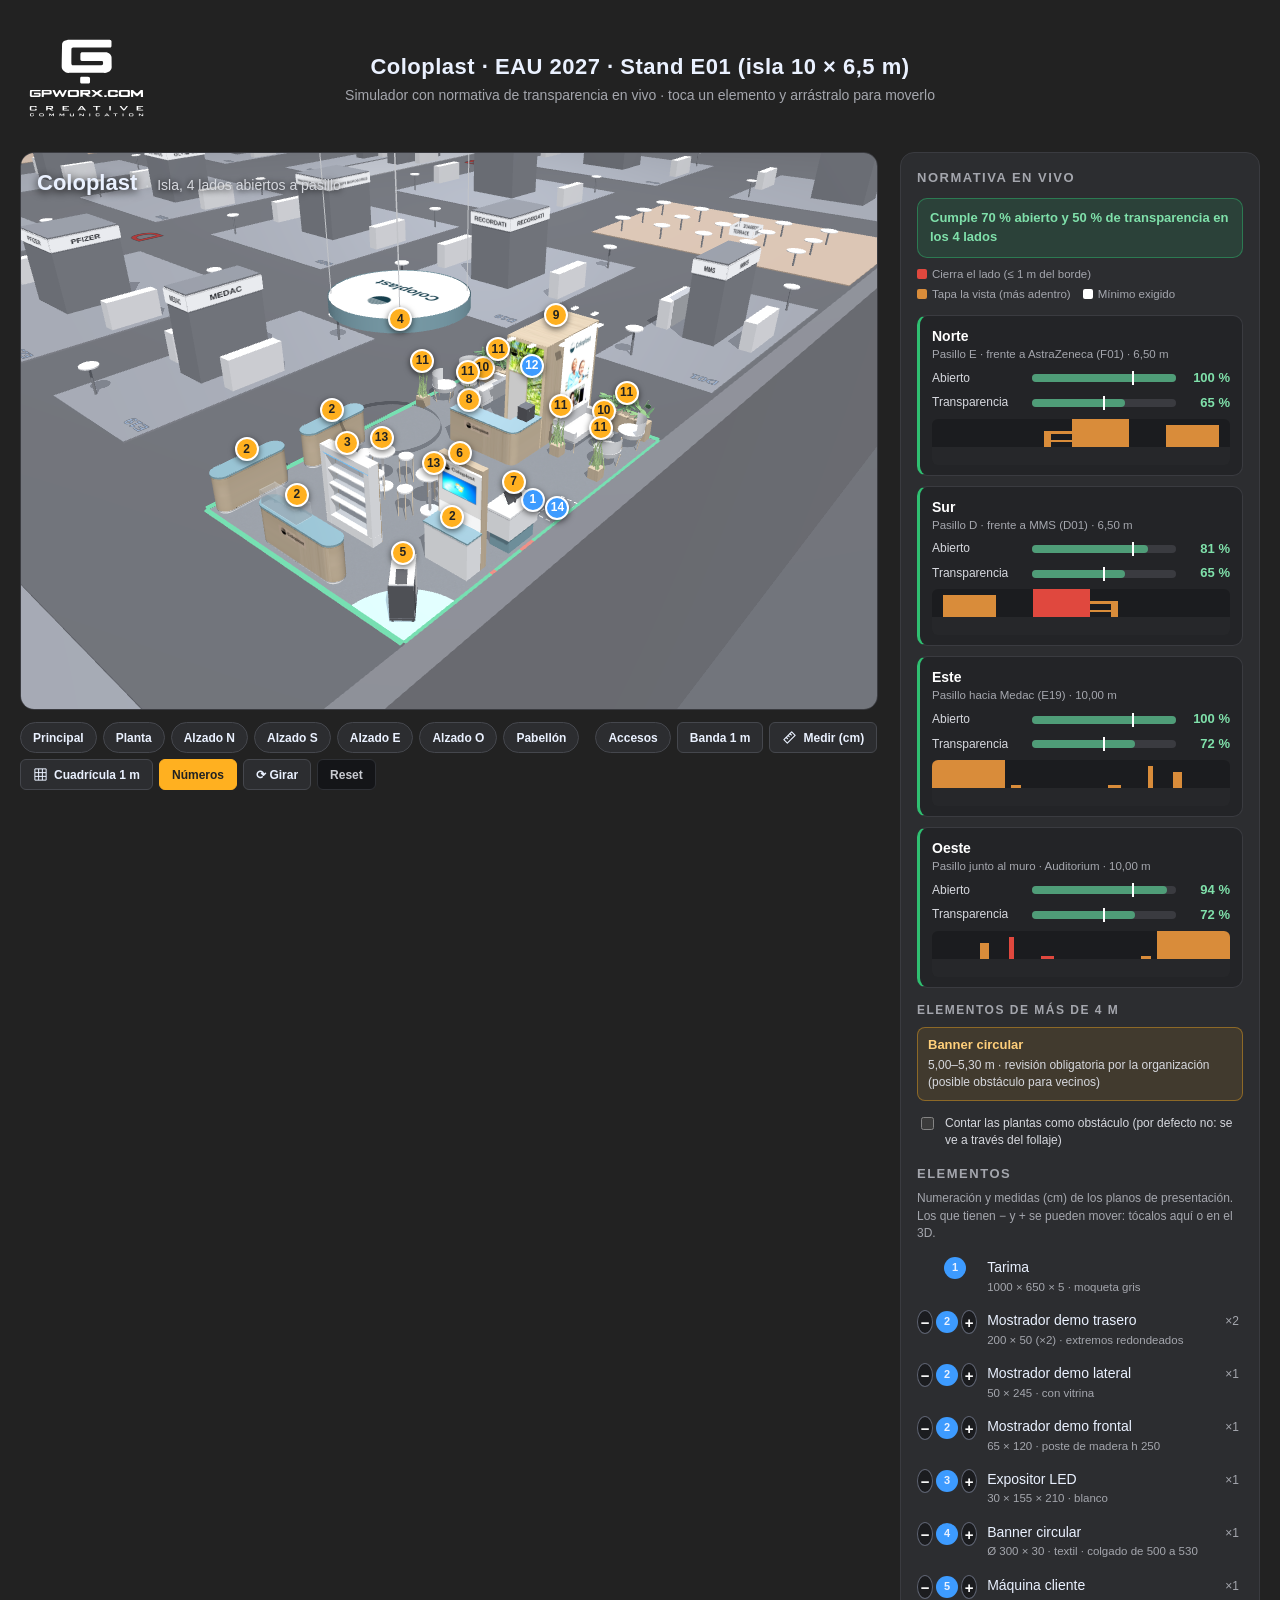
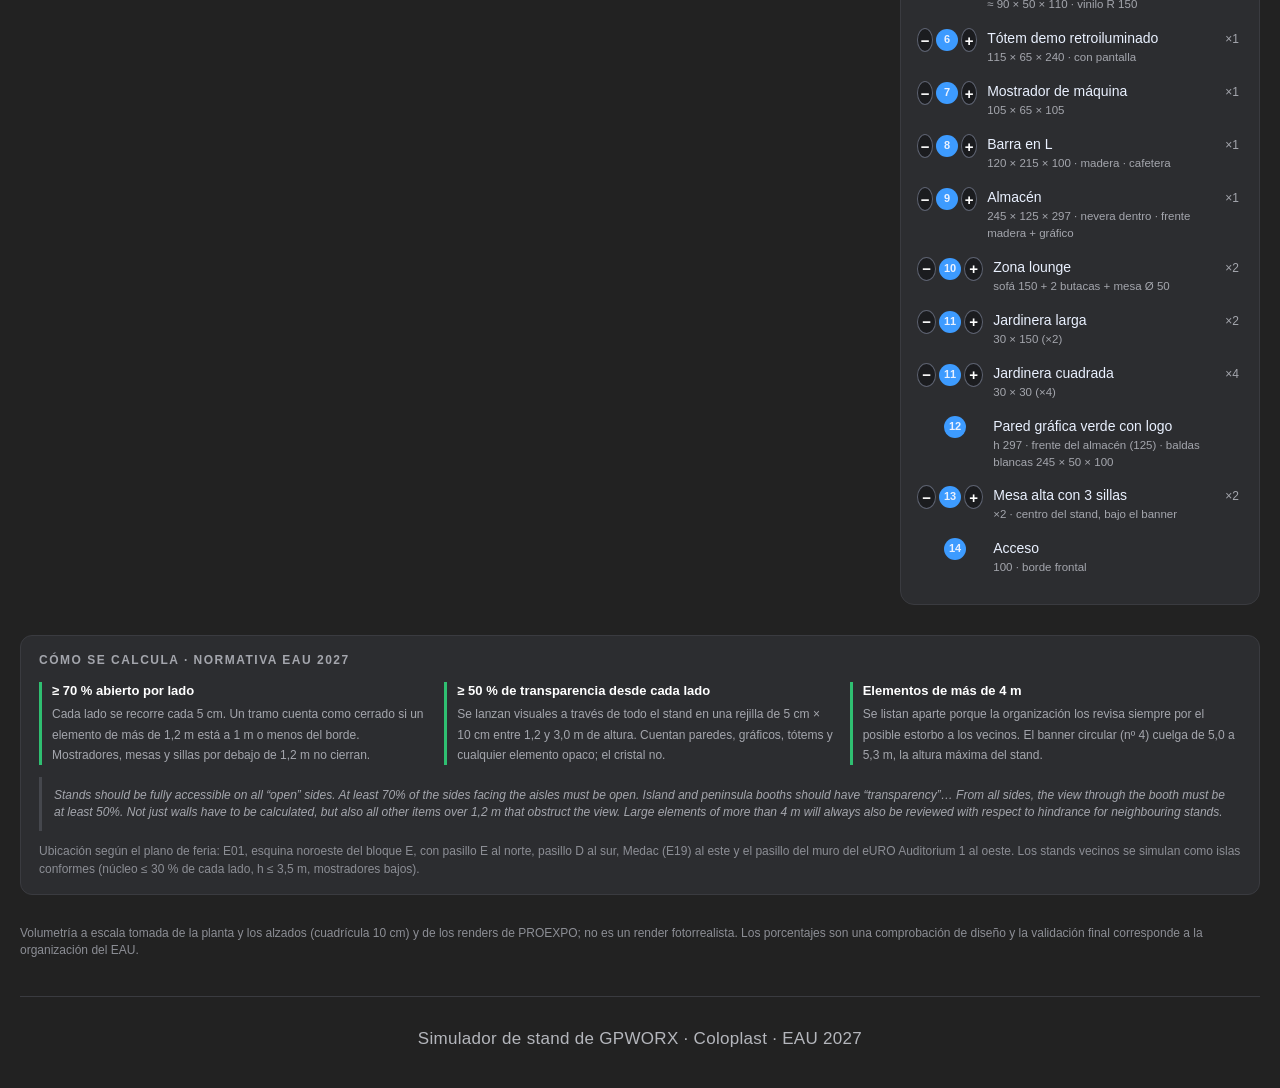
<file: site/coloplasteau27/edit.html>
<!doctype html><html lang="es"><head><meta charset="utf-8"><meta name="viewport" content="width=device-width,initial-scale=1,viewport-fit=cover">
<title>Coloplast EAU 2027 · Stand E01</title>
<meta name="theme-color" content="#222222">
<link rel="stylesheet" href="styles.css?v=20261106b">
</head><body>
<div class="printblock">Esta propuesta es confidencial y no se puede imprimir. Escribe a gregor@gpworx.com para recibir la configuración.</div>
<header>
  <div class="top"><img class="gp" alt="GPWORX Creative Communication" src="../logo-gpworx.svg"><div class="ttl"><h1>Coloplast · EAU 2027 · Stand E01 (isla 10 × 6,5 m)</h1><h3>Simulador con normativa de transparencia en vivo<span class="hint-d"> · toca un elemento y arrástralo para moverlo</span></h3></div><span class="sp"></span></div>
</header>
<div class="wrap">
  <div class="col">
  <div class="stage" id="stage">
    <canvas id="c"></canvas>
    <div id="markers"></div><div id="mlabels"></div>
    <div class="wm" aria-hidden="true"><i id="wmTile"></i></div>
    <div class="mhint" id="mhint" hidden>Toca dos puntos para medir · arrastra para girar · Esc para salir</div>
    <div class="title-ov"><div class="tl"><h2>Coloplast</h2><span class="sep">·</span><span class="s">Isla, 4 lados abiertos a pasillo</span></div></div>
    <div class="sel" id="sel" hidden><button class="xclose" id="selX" type="button" aria-label="Cerrar" title="Cerrar">✕</button>
      <div class="selh"><b id="selN"></b><span id="selP"></span></div>
      <div class="selb"><button data-r="-15">⟲ 15°</button><button data-r="15">⟳ 15°</button><button data-r="90">⟳ 90°</button><button id="selDup">＋ Duplicar</button><button id="selDel">− Eliminar</button><button id="selHome">Original</button></div>
      <div class="dims" id="dims" hidden></div>
    </div>
  </div>
    <div class="views" id="views">
      <button data-v="main">Principal</button>
      <button data-v="top">Planta</button>
      <button data-v="N">Alzado N</button>
      <button data-v="S">Alzado S</button>
      <button data-v="E">Alzado E</button>
      <button data-v="O">Alzado O</button>
      <button data-v="hall">Pabellón</button>
      <button data-v="acc">Accesos</button>
      <button id="bandBtn" class="tool" aria-pressed="false">Banda 1 m</button>
      <button id="measBtn" class="tool" aria-pressed="false"><svg viewBox="0 0 24 24" aria-hidden="true"><path d="M3 15.5 15.5 3 21 8.5 8.5 21z" fill="none" stroke="currentColor" stroke-width="1.8" stroke-linejoin="round"/><path d="M7 12l2 2M10 9l1.5 1.5M13 6l2 2" stroke="currentColor" stroke-width="1.8" stroke-linecap="round"/></svg>Medir (cm)</button>
      <button id="measClr" hidden>Borrar medidas</button>
      <button id="gridBtn" class="tool" aria-pressed="false"><svg viewBox="0 0 24 24" aria-hidden="true"><path d="M3 3h18v18H3zM9 3v18M15 3v18M3 9h18M3 15h18" fill="none" stroke="currentColor" stroke-width="1.6"/></svg>Cuadrícula 1 m</button>
      <button id="mkBtn" class="tool on" aria-pressed="true">Números</button>
      <button id="rot">⟳ Girar</button>
      <button id="resetAll">Reset</button>
    </div>
  </div>
  <aside>
    <button class="shot" id="shotBtn" type="button"><svg viewBox="0 0 24 24" aria-hidden="true"><path d="M4 7h3l2-2.5h6L17 7h3a1 1 0 0 1 1 1v11a1 1 0 0 1-1 1H4a1 1 0 0 1-1-1V8a1 1 0 0 1 1-1z" fill="none" stroke="currentColor" stroke-width="1.8" stroke-linejoin="round"/><circle cx="12" cy="13" r="3.8" fill="none" stroke="currentColor" stroke-width="1.8"/></svg>Enviar captura a GPworx</button>
    <div class="shotbox" id="shotBox" hidden><button class="xclose" id="shotCancel" type="button" aria-label="Cerrar" title="Cerrar">✕</button><img id="shotImg" alt="Captura de la configuración actual"><p class="shotmsg" id="shotMsg" role="status"></p></div>
    <h3>NORMATIVA EN VIVO</h3>
    <p class="status" id="status" role="status"></p>
    <div class="leg2"><span><i style="background:#e0483e"></i>Cierra el lado (≤ 1 m del borde)</span><span><i style="background:#d98c3a"></i>Tapa la vista (más adentro)</span><span><i style="background:#fff"></i>Mínimo exigido</span></div>
    <div class="check" id="check"></div>
    <h4>ELEMENTOS DE MÁS DE 4 M</h4>
    <ul class="tall" id="tall"></ul>
    <label class="chk"><input type="checkbox" id="plantsChk"> Contar las plantas como obstáculo (por defecto no: se ve a través del follaje)</label>
    <h3>ELEMENTOS</h3><p class="lh">Numeración y medidas (cm) de los planos de presentación. Los que tienen − y + se pueden mover: tócalos aquí o en el 3D.</p><ol id="legend"></ol>
  </aside>
</div>
<section class="norm"><h3>CÓMO SE CALCULA · NORMATIVA EAU 2027</h3>
  <div class="ng">
    <div><b>≥ 70 % abierto por lado</b><span>Cada lado se recorre cada 5 cm. Un tramo cuenta como cerrado si un elemento de más de 1,2 m está a 1 m o menos del borde. Mostradores, mesas y sillas por debajo de 1,2 m no cierran.</span></div>
    <div><b>≥ 50 % de transparencia desde cada lado</b><span>Se lanzan visuales a través de todo el stand en una rejilla de 5 cm × 10 cm entre 1,2 y 3,0 m de altura. Cuentan paredes, gráficos, tótems y cualquier elemento opaco; el cristal no.</span></div>
    <div><b>Elementos de más de 4 m</b><span>Se listan aparte porque la organización los revisa siempre por el posible estorbo a los vecinos. El banner circular (nº 4) cuelga de 5,0 a 5,3 m, la altura máxima del stand.</span></div>
  </div>
  <blockquote>Stands should be fully accessible on all “open” sides. At least 70% of the sides facing the aisles must be open. Island and peninsula booths should have “transparency”… From all sides, the view through the booth must be at least 50%. Not just walls have to be calculated, but also all other items over 1,2 m that obstruct the view. Large elements of more than 4 m will always also be reviewed with respect to hindrance for neighbouring stands.</blockquote>
  <p>Ubicación según el plano de feria: E01, esquina noroeste del bloque E, con pasillo E al norte, pasillo D al sur, Medac (E19) al este y el pasillo del muro del eURO Auditorium 1 al oeste. Los stands vecinos se simulan como islas conformes (núcleo ≤ 30 % de cada lado, h ≤ 3,5 m, mostradores bajos).</p>
</section>
<p class="note">Volumetría a escala tomada de la planta y los alzados (cuadrícula 10 cm) y de los renders de PROEXPO; no es un render fotorrealista. Los porcentajes son una comprobación de diseño y la validación final corresponde a la organización del EAU.</p>
<div class="credit"><span style="color:#b4b6bc;font-size:17px;letter-spacing:.3px">Simulador de stand de GPWORX · Coloplast · EAU 2027</span></div>
<script src="../js/three.min.js?v=20261106b"></script>
<script src="images.js?v=20261106b"></script>
<script src="../js/gp-cooldown.js?v=20261106b"></script>
<script src="app.js?v=20261106b"></script>

</body></html>
</file>
<file: site/css/styles.css>
/* =====================================================================
   GPworx Stand Configurator · ESTILOS
   ===================================================================== */
:root{color-scheme:dark;--navy:#222222;--navy2:#2c2d30;--led:#3d9bff;--red:#5d729e;--txt:#eaf1ff;--mut:#a4a6ad}
*{box-sizing:border-box}
html,body{margin:0;background:var(--navy);color:var(--txt);font:14px/1.45 Helvetica,Arial,sans-serif}
header{padding:30px 20px 26px;display:flex;flex-direction:column;gap:24px}
.top{display:grid;grid-template-columns:180px 1fr 180px;align-items:center;gap:32px}
.top .gp{height:78px;width:auto;display:block;margin:9px} /* margen = grosor del trazo de la G (≈8,2 % del ancho del logo) */
.ttl{text-align:center}
.ttl h1{text-wrap:balance}
header .tabs{justify-content:center}
header h1{margin:0;font-size:22px;letter-spacing:.5px}
header p{margin:2px 0 0;color:var(--mut)}
header .ttl{min-width:0}
header .ttl h1{white-space:nowrap!important;overflow:hidden;text-overflow:ellipsis}
header .ttl h2{margin:4px 0 0;font-size:16px;font-weight:600;color:#d6d8de;letter-spacing:.3px}
header .ttl h3{margin:2px 0 0;font-size:14px;font-weight:400;color:var(--mut)}
@media(max-width:600px){
  header{padding:14px 16px 12px;gap:12px}
  header .top{grid-template-columns:auto 1fr;justify-items:stretch;align-items:center;gap:12px}
  header .top .gp{height:64px;margin:8px}
  header .ttl .hint-d{display:none}
  header .ttl{text-align:left;display:flex;flex-direction:column;justify-content:center;min-height:80px}
  header .ttl h1{font-size:clamp(10.5px,3.6vw,17px);letter-spacing:0;line-height:1.2}
  header .ttl h3{font-size:11.5px;line-height:1.35;margin-top:3px}
}
@media(max-width:360px){
  header .top .gp{height:54px;margin:7px}
  header .ttl{min-height:68px}
}
.hr{display:flex;flex-direction:column;align-items:flex-end;gap:10px}
.hl{display:flex;align-items:center;gap:18px;flex-wrap:wrap}
.hl .gp{height:52px;width:auto;display:block;padding-right:18px;border-right:1px solid #3a3b40}
.agency{display:flex;align-items:center;gap:10px;color:#9a9ca3;font-size:11px;letter-spacing:1px}
.agency img{height:48px;width:auto;display:block}
.credit{display:flex;flex-direction:column;align-items:center;gap:12px;text-align:center;margin:0 20px 36px;padding-top:30px;border-top:1px solid #3a3b40}
.credit img{height:44px;width:auto}
@media(max-width:900px){.top{grid-template-columns:1fr;justify-items:center;gap:16px}.top .sp{display:none}.hr{align-items:flex-start}.credit{margin-left:16px;margin-right:16px}}
.tabs{display:flex;gap:8px;flex-wrap:wrap}
.tabs button,.views button{background:var(--navy2);color:var(--txt);border:1px solid #45474d;border-radius:999px;padding:8px 14px;cursor:pointer;font-weight:bold;font-size:13px}
.tabs button.on{background:var(--led);border-color:var(--led);color:#fff}
.wrap{display:grid;grid-template-columns:1fr 300px;gap:22px;padding:0 20px 30px}
.stage{position:relative;border-radius:14px;overflow:hidden;background:#222222;min-height:520px;height:62vh;border:1px solid #3a3b40}
canvas{display:block;width:100%;height:100%;cursor:grab}
.title-ov{position:absolute;left:16px;top:14px;pointer-events:none}
.title-ov .k{display:inline-block;background:var(--led);color:#fff;font-weight:bold;border-radius:6px;padding:2px 9px;font-size:12px}
.title-ov{right:16px}
.title-ov .tl{display:flex;align-items:baseline;flex-wrap:wrap;gap:4px 8px;margin-top:6px}
.title-ov h2{margin:0;font-size:22px;text-shadow:0 2px 8px #000;white-space:nowrap}
.title-ov .sep{color:#d6d8de;text-shadow:0 1px 6px #000}
.title-ov .s{color:#d6d8de;text-shadow:0 1px 6px #000;font-size:14px}
.views{position:absolute;left:16px;bottom:14px;display:flex;gap:6px;flex-wrap:wrap}
.views button{padding:6px 11px;font-size:12px;background:rgba(34,34,34,.85)}
.views button.on{background:#ffb020;border-color:#ffb020;color:#222}
.hint{position:absolute;right:14px;bottom:16px;color:#8c8e95;font-size:11px;pointer-events:none}
.mk{position:absolute;width:24px;height:24px;margin:-12px 0 0 -12px;border-radius:50%;background:var(--led);color:#fff;font-weight:bold;font-size:12px;display:flex;align-items:center;justify-content:center;border:2px solid #fff;box-shadow:0 2px 6px rgba(0,0,0,.6);pointer-events:none}
aside{background:var(--navy2);border-radius:14px;padding:16px;border:1px solid #3a3b40}
aside h3{margin:0 0 10px;font-size:13px;letter-spacing:1.5px;color:var(--mut)}
aside ol{list-style:none;margin:0;padding:0}
aside li{display:flex;gap:10px;align-items:flex-start;margin:0 0 9px}
aside li b{flex:0 0 22px;height:22px;border-radius:50%;background:var(--led);display:flex;align-items:center;justify-content:center;font-size:11px}
aside .desc{margin-top:14px;padding-top:12px;border-top:1px solid #45474d;color:#d6d8de}
.strip{display:grid;grid-template-columns:repeat(4,1fr);gap:1px;margin:0 20px 30px;background:#3a3b40;border-radius:12px;overflow:hidden}
.strip div{background:var(--navy2);padding:12px 14px}
.strip b{display:block;font-size:12px;letter-spacing:1px;color:#fff}
.strip span{color:var(--mut);font-size:12px}
.norm{margin:0 20px 30px;background:var(--navy2);border:1px solid #3a3b40;border-radius:12px;padding:16px 18px}
.norm h3{margin:0 0 12px;font-size:12px;letter-spacing:1.5px;color:var(--mut)}
.ng{display:grid;grid-template-columns:repeat(4,1fr);gap:14px}
.ng div{border-left:3px solid #2fbf71;padding-left:10px;min-width:0}.ng b{display:block;color:#fff;font-size:13px;margin-bottom:3px}.ng span{color:var(--mut);font-size:12px}
.norm p{margin:12px 0 0;color:#8c8e95;font-size:12px}
@media(max-width:900px){.ng{grid-template-columns:1fr 1fr}.norm{margin-left:16px;margin-right:16px}}

.sel{position:absolute;left:16px;right:16px;top:14px;background:rgba(34,34,34,.92);border:1px solid #ffb020;border-radius:12px;padding:10px 12px;display:flex;flex-wrap:wrap;gap:8px 14px;align-items:center;justify-content:space-between;z-index:3}
.selh{display:flex;flex-direction:column;min-width:0}.selh b{font-size:15px;color:#fff}.selh span{color:#ffb020;font-size:12px;font-variant-numeric:tabular-nums}
.selb{display:flex;gap:6px;flex-wrap:wrap}
.selb button{background:var(--navy2);color:var(--txt);border:1px solid #45474d;border-radius:999px;padding:6px 11px;cursor:pointer;font-weight:bold;font-size:12px}
.selb button:hover{border-color:#ffb020}
.stage.editing .title-ov,.stage.editing .hint{visibility:hidden}
.hint{display:none}
.stage.dragging canvas{cursor:grabbing}
.mk.mv{background:#ffb020;color:#222}
aside li.mv{cursor:pointer;border-radius:8px;padding:3px 4px;margin-left:-4px}
aside li.mv:hover,aside li.on{background:#3a3b40}
aside li.mv .nm::after{content:" ✥";color:#ffb020}
.pm{display:flex;align-items:center;gap:3px;flex:0 0 auto}
.pm button{width:24px;height:24px;border-radius:50%;border:1px solid #5d6270;background:#1b1c1f;color:#fff;font:bold 15px/1 Helvetica,Arial,sans-serif;cursor:pointer;padding:0;display:flex;align-items:center;justify-content:center}
.pm button:hover{background:#5d729e;border-color:#5d729e}.pm button:disabled{opacity:.35;cursor:default;background:#1b1c1f;border-color:#5d6270}
.pm button:focus-visible{outline:2px solid #ffb020;outline-offset:1px}
aside li.mv .nm{flex:1;min-width:0}
aside li .ct{font-style:normal;color:var(--mut);font-size:12px;font-variant-numeric:tabular-nums;padding-top:3px}
aside .lh{margin:-4px 0 12px;color:var(--mut);font-size:12px}

.col{display:flex;flex-direction:column;gap:12px;min-width:0}
.views{position:static;display:flex;gap:6px;flex-wrap:wrap}
.views button{background:var(--navy2);padding:7px 12px;font-size:12px}
.views button:hover{border-color:#6a6c73}
.shot{width:100%;display:flex;align-items:center;justify-content:center;gap:10px;background:var(--red);color:#fff;border:0;border-radius:12px;padding:14px 16px;font:bold 15px Helvetica,Arial,sans-serif;letter-spacing:.3px;cursor:pointer;box-shadow:0 6px 18px rgba(93,114,158,.35);margin-bottom:16px}
.shot svg{width:22px;height:22px;flex:0 0 auto}
.shot:hover{filter:brightness(1.08)}.shot:focus-visible,.shotbox button:focus-visible,.shotbox input:focus-visible{outline:2px solid #ffb020;outline-offset:2px}
.shotbox{display:flex;flex-direction:column;gap:8px;background:#222;border:1px solid #45474d;border-radius:12px;padding:12px;margin:-6px 0 16px}
.shotbox img{width:100%;border-radius:8px;border:1px solid #3a3b40;display:block}
.shotbox label{font-size:12px;letter-spacing:1px;color:var(--mut);text-transform:uppercase;margin-top:4px}
.shotbox input{background:var(--navy2);color:var(--txt);border:1px solid #45474d;border-radius:8px;padding:10px 12px;font:15px Helvetica,Arial,sans-serif;width:100%}
.shotact{display:flex;gap:8px}
.shotact button{flex:1;border-radius:999px;padding:9px 12px;font-weight:bold;font-size:13px;cursor:pointer;border:1px solid #45474d;background:var(--navy2);color:var(--txt)}
.shotact button.pri{background:var(--red);border-color:var(--red);color:#fff}
.shotmsg{margin:0;font-size:12px;color:#d6d8de;min-height:1em}.shotmsg b{color:#fff}
.shotmsg a{color:#ffb020}
.views button.tool{display:inline-flex;align-items:center;gap:6px}
.views button.tool svg{width:15px;height:15px}
.views button.tool.on{background:#ffb020;border-color:#ffb020;color:#222}
.views button:not([data-v]){border-radius:6px}
.views button[data-v="hall"]{margin-right:10px}
.views #resetAll{background:#141518;border-color:#2e3035;color:#c9cbd1}
.views #resetAll:hover{border-color:#55575e}
.views #resetAll.on{background:#c0392b;border-color:#c0392b;color:#fff}
@media(max-width:600px){.views{gap:5px}.views button[data-v]{padding:6px 9px;font-size:11.5px}.views button[data-v="hall"]{margin-right:0}}
.stage.measuring canvas{cursor:crosshair}
.ml{position:absolute;transform:translate(-50%,-50%);background:#ffb020;color:#222;font:bold 13px Helvetica,Arial,sans-serif;font-variant-numeric:tabular-nums;padding:3px 8px;border-radius:6px;white-space:nowrap;pointer-events:none;box-shadow:0 2px 6px rgba(0,0,0,.5)}
.ml.pv{background:rgba(255,176,32,.75)}
.mhint{position:absolute;left:50%;bottom:14px;transform:translateX(-50%);background:rgba(34,34,34,.9);border:1px solid #ffb020;color:#fff;font-size:12px;padding:6px 12px;border-radius:999px;white-space:nowrap;pointer-events:none;max-width:calc(100% - 32px);overflow:hidden;text-overflow:ellipsis}
.note{margin:0 20px 36px;color:#8c8e95;font-size:12px}
@media(max-width:900px){.wrap{grid-template-columns:1fr}.stage{height:58vh;min-height:380px}.strip{grid-template-columns:1fr 1fr}header,.wrap{padding-left:16px;padding-right:16px}.strip,.note{margin-left:16px;margin-right:16px}}
/* --- protección: marca de agua y bloqueos --- */
.wm{position:absolute;inset:0;overflow:hidden;pointer-events:none;z-index:5;border-radius:inherit}
.wm i{position:absolute;inset:-60%;transform:rotate(-24deg);background-repeat:repeat;background-position:center;opacity:.2}
.stage canvas,.stage img,header img,#shotImg{-webkit-user-drag:none;user-drag:none;-webkit-touch-callout:none;user-select:none;-webkit-user-select:none}
.stage{-webkit-touch-callout:none;-webkit-user-select:none;user-select:none}
body.shield .stage canvas,body.shield #markers,body.shield #mlabels,body.shield #shotImg{filter:blur(22px) brightness(.7);transition:filter .05s}
.printblock{display:none}
@media print{body>*:not(.printblock){display:none!important}.printblock{display:block!important;padding:60px;font:16px Helvetica,Arial,sans-serif;color:#000;background:#fff}}

/* ---------- modo solo lectura (design/) ---------- */
.view-only #resetAll,.view-only #sel,.view-only aside .lh{display:none!important}
.view-only .views button[data-v="hall"]{margin-right:10px}

/* ---------- botón cerrar (✕) arriba a la derecha en ventanas emergentes ---------- */
.shotbox{position:relative}
.sel{padding-right:48px}
.shotbox{padding-top:44px}
.xclose{position:absolute;top:8px;right:8px;width:30px;height:30px;border-radius:50%;border:1px solid #55575e;background:#1a1b1e;color:#fff;font:bold 14px/1 Helvetica,Arial,sans-serif;display:flex;align-items:center;justify-content:center;cursor:pointer;padding:0;z-index:2}
.xclose:hover{border-color:#ffb020;color:#ffb020}
/* ---------- espera de 3 min tras enviar una captura ---------- */
.shot{position:relative;overflow:hidden}
.shot.cooling{background:#3a3d45!important;color:#d6d8de;cursor:wait;box-shadow:none;filter:none}
.shot.cooling::after{content:"";position:absolute;left:0;bottom:0;height:4px;width:var(--p,0%);background:#ffb020;transition:width 1s linear}
.shot .spin{width:18px;height:18px;flex:0 0 auto;border:2px solid rgba(255,255,255,.3);border-top-color:#fff;border-radius:50%;animation:gpspin .8s linear infinite}
.shot .lbl{font-size:14px}
@keyframes gpspin{to{transform:rotate(360deg)}}
</file>
<file: site/app/app.css>
/* =====================================================================
   GPworx Stand Editor · ESTILOS (móvil y tablet primero, portátil después)
   ===================================================================== */
:root{--bg:#1f2023;--panel:#2a2b2f;--line:#3a3b40;--txt:#eceef2;--mut:#9a9ca3;--navy:#5d729e;--acc:#ffb020;--led:#3d9bff;color-scheme:dark}
*{box-sizing:border-box;-webkit-tap-highlight-color:transparent}
html,body{margin:0;background:var(--bg);color:var(--txt);font-family:Helvetica,Arial,sans-serif}
button{font-family:inherit}

/* ---------- cabecera ---------- */
.bar{display:grid;grid-template-columns:auto 1fr auto;align-items:center;gap:10px;padding:10px 14px 8px}
.bar .gp{height:52px;margin:6px;display:block}
.bar h1{margin:0;font-size:clamp(14px,3.8vw,22px);white-space:nowrap;overflow:hidden;text-overflow:ellipsis}
.bar h3{margin:3px 0 0;font-size:12px;font-weight:400;color:var(--mut)}
.ttl{min-width:0}
.ib{width:44px;height:44px;border-radius:10px;border:1px solid #45474d;background:var(--panel);color:var(--txt);font-size:22px;cursor:pointer}

/* ---------- visor ---------- */
.wrap{display:grid;grid-template-columns:1fr;gap:12px;padding:0 10px 10px}
.stage{position:relative;height:62vh;min-height:340px;border-radius:14px;overflow:hidden;border:1px solid var(--line);background:#2a2b2e;touch-action:none;user-select:none;-webkit-user-select:none;-webkit-touch-callout:none}
.stage canvas{display:block;width:100%;height:100%;touch-action:none}
.tag{position:absolute;left:12px;top:12px;background:var(--led);color:#fff;font-weight:bold;border-radius:6px;padding:2px 9px;font-size:12px;pointer-events:none}
.hint{position:absolute;left:50%;bottom:10px;transform:translateX(-50%);background:rgba(20,21,24,.8);color:#d6d8de;font-size:11px;padding:5px 10px;border-radius:999px;white-space:nowrap;max-width:calc(100% - 20px);overflow:hidden;text-overflow:ellipsis;pointer-events:none}
.wm{position:absolute;inset:0;overflow:hidden;pointer-events:none}
.wm i{position:absolute;inset:-60%;transform:rotate(-24deg);background-repeat:repeat;opacity:.16}

/* ---------- herramientas ---------- */
.tools{display:flex;flex-wrap:wrap;gap:8px;justify-content:space-between;margin-top:8px}
.grp{display:flex;gap:5px;flex-wrap:wrap}
.tools button{background:var(--panel);color:var(--txt);border:1px solid #45474d;border-radius:999px;padding:9px 12px;font-weight:bold;font-size:12px;cursor:pointer;min-height:38px}
.tools button.sq{border-radius:7px;min-width:42px}
.tools button.on{background:var(--acc);border-color:var(--acc);color:#222}
.tools button.pri{background:var(--navy);border-color:var(--navy);color:#fff}
.tools button:disabled{opacity:.4}

/* ---------- panel lateral ---------- */
aside{background:var(--panel);border:1px solid var(--line);border-radius:14px;padding:14px}
aside h3,.sheet h3{margin:0 0 10px;font-size:12px;letter-spacing:1.5px;color:var(--mut)}
.elist{list-style:none;margin:0;padding:0}
.elist li{display:flex;align-items:center;gap:10px;padding:8px;border-radius:8px;cursor:pointer;font-size:14px}
.elist li:hover,.elist li.on{background:#3a3b40}
.elist li b{flex:none;width:24px;height:24px;border-radius:50%;background:var(--led);color:#fff;font-size:11px;display:flex;align-items:center;justify-content:center}
.elist li span{flex:1;min-width:0}
.elist li i{font-style:normal;color:var(--mut);font-size:12px}
.shot{width:100%;display:flex;align-items:center;justify-content:center;gap:10px;background:var(--navy);color:#fff;border:0;border-radius:12px;padding:13px 14px;font:bold 15px Helvetica,Arial,sans-serif;cursor:pointer;margin-bottom:12px;position:relative;overflow:hidden}
.shot svg{width:22px;height:22px}
.shot.cooling{background:#3a3d45;color:#d6d8de;cursor:wait}
.shot.cooling::after{content:"";position:absolute;left:0;bottom:0;height:4px;width:var(--p,0%);background:var(--acc);transition:width 1s linear}
.shot .spin{width:18px;height:18px;border:2px solid rgba(255,255,255,.3);border-top-color:#fff;border-radius:50%;animation:gpspin .8s linear infinite}
@keyframes gpspin{to{transform:rotate(360deg)}}
.shotbox{position:relative;background:#222;border:1px solid #45474d;border-radius:12px;padding:44px 12px 12px;margin:-4px 0 14px}
.shotbox img{width:100%;border-radius:8px;display:block}
.shotbox p{font-size:13px;margin:8px 0 0}

/* ---------- botón cerrar ✕ (siempre arriba a la derecha) ---------- */
.xclose{position:absolute;top:10px;right:10px;width:34px;height:34px;border-radius:50%;border:1px solid #55575e;background:#1a1b1e;color:#fff;font:bold 15px/1 Helvetica,Arial,sans-serif;display:flex;align-items:center;justify-content:center;cursor:pointer;padding:0;z-index:2}
.xclose:hover{border-color:var(--acc);color:var(--acc)}

/* ---------- hojas inferiores (biblioteca, propiedades, menú) ---------- */
.sheet{position:fixed;left:0;right:0;bottom:0;z-index:20;max-height:72vh;overflow:auto;background:var(--panel);border-top:1px solid #4a4c52;border-radius:18px 18px 0 0;padding:18px 14px calc(18px + env(safe-area-inset-bottom));box-shadow:0 -10px 30px rgba(0,0,0,.45)}
.sheet h3{padding-right:44px}
#libList .cat{margin:12px 0 6px;font-size:11px;letter-spacing:1px;color:var(--mut);text-transform:uppercase}
#libList .cards{display:grid;grid-template-columns:repeat(auto-fill,minmax(98px,1fr));gap:8px}
#libList button{background:#222;border:1px solid #45474d;border-radius:10px;color:var(--txt);padding:10px 6px;cursor:pointer;display:flex;flex-direction:column;align-items:center;gap:6px;font-size:12px;min-height:76px}
#libList button b{font-size:24px;line-height:1;color:var(--acc)}
#libList button:hover{border-color:var(--acc)}
.row{display:grid;grid-template-columns:1fr auto;align-items:center;gap:10px;padding:7px 0;border-bottom:1px solid #34353a}
.row label{font-size:13px}
.num{display:flex;align-items:center;gap:4px}
.num button{width:36px;height:36px;border-radius:50%;border:1px solid #45474d;background:#222;color:var(--txt);font-size:18px;cursor:pointer}
.num input{width:72px;height:36px;text-align:center;background:#1a1b1e;color:var(--txt);border:1px solid #45474d;border-radius:8px;font-size:15px}
.num small{color:var(--mut);width:18px}
.row input[type=color]{width:52px;height:36px;border:1px solid #45474d;border-radius:8px;background:#1a1b1e;padding:2px}
.row input[type=text]{width:160px;height:36px;background:#1a1b1e;color:var(--txt);border:1px solid #45474d;border-radius:8px;padding:0 10px;font-size:14px}
.acts{display:flex;flex-wrap:wrap;gap:8px;margin-top:12px}
.acts button,.mgrid button{background:#222;color:var(--txt);border:1px solid #45474d;border-radius:8px;padding:10px 12px;font-weight:bold;font-size:13px;cursor:pointer;min-height:42px}
.acts button.del{border-color:#8e3a33;color:#ff9b91}
.mgrid{display:grid;grid-template-columns:1fr 1fr;gap:8px;margin-top:12px}
.muted{color:var(--mut);font-size:12px}
.form .row input[type=text]{width:190px}

.copy{color:#6f7178;font-size:11px;text-align:center;padding:10px 16px 20px}

/* ---------- modo solo visor ---------- */
.view-only .edit-only{display:none!important}

/* ---------- portátil: panel lateral y hojas como paneles flotantes ---------- */
@media(min-width:1000px){
  .wrap{grid-template-columns:1fr 320px;padding:0 20px 20px;gap:18px}
  .bar{padding:16px 20px 12px}.bar .gp{height:70px;margin:9px}.bar h3{font-size:14px}
  .stage{height:calc(100vh - 210px);min-height:520px}
  .sheet{left:auto;right:20px;bottom:20px;top:120px;width:340px;max-height:none;border-radius:16px;border:1px solid #4a4c52}
}
@media(max-width:999px){aside .elist{max-height:none}.sheet{max-height:48vh}#libSheet{max-height:60vh}}
@media(max-width:600px){.bar{gap:6px;padding:8px 10px 6px}.bar .gp{height:40px;margin:4px}.bar h1{font-size:clamp(11px,3.5vw,18px)}.ib{width:40px;height:40px}.stage{height:56vh}.tools button{padding:9px 10px}.hint{font-size:10px}}
</file>
<file: site/coloplast/styles.css>
/* =====================================================================
   GPworx Stand Configurator · ESTILOS
   ===================================================================== */
:root{color-scheme:dark;--navy:#222222;--navy2:#2c2d30;--led:#3d9bff;--red:#5d729e;--txt:#eaf1ff;--mut:#a4a6ad}
*{box-sizing:border-box}
[hidden]{display:none!important}
html,body{margin:0;background:var(--navy);color:var(--txt);font:14px/1.45 Helvetica,Arial,sans-serif}
header{padding:30px 20px 26px;display:flex;flex-direction:column;gap:24px}
.top{display:grid;grid-template-columns:180px 1fr 180px;align-items:center;gap:32px}
.top .gp{height:78px;width:auto;display:block;margin:9px} /* margen = grosor del trazo de la G (≈8,2 % del ancho del logo) */
.ttl{text-align:center}
.ttl h1{text-wrap:balance}
header .tabs{justify-content:center}
header h1{margin:0;font-size:22px;letter-spacing:.5px}
header p{margin:2px 0 0;color:var(--mut)}
header .ttl{min-width:0}
header .ttl h1{white-space:nowrap!important;overflow:hidden;text-overflow:ellipsis}
header .ttl h2{margin:4px 0 0;font-size:16px;font-weight:600;color:#d6d8de;letter-spacing:.3px}
header .ttl h3{margin:2px 0 0;font-size:14px;font-weight:400;color:var(--mut)}
@media(max-width:600px){
  header{padding:14px 16px 12px;gap:12px}
  header .top{grid-template-columns:auto 1fr;justify-items:stretch;align-items:center;gap:12px}
  header .top .gp{height:64px;margin:8px}
  header .ttl .hint-d{display:none}
  header .ttl{text-align:left;display:flex;flex-direction:column;justify-content:center;min-height:80px}
  header .ttl h1{font-size:clamp(10.5px,3.6vw,17px);letter-spacing:0;line-height:1.2}
  header .ttl h3{font-size:11.5px;line-height:1.35;margin-top:3px}
}
@media(max-width:360px){
  header .top .gp{height:54px;margin:7px}
  header .ttl{min-height:68px}
}
.hr{display:flex;flex-direction:column;align-items:flex-end;gap:10px}
.hl{display:flex;align-items:center;gap:18px;flex-wrap:wrap}
.hl .gp{height:52px;width:auto;display:block;padding-right:18px;border-right:1px solid #3a3b40}
.agency{display:flex;align-items:center;gap:10px;color:#9a9ca3;font-size:11px;letter-spacing:1px}
.agency img{height:48px;width:auto;display:block}
.credit{display:flex;flex-direction:column;align-items:center;gap:12px;text-align:center;margin:0 20px 36px;padding-top:30px;border-top:1px solid #3a3b40}
.credit img{height:44px;width:auto}
@media(max-width:900px){.top{grid-template-columns:1fr;justify-items:center;gap:16px}.top .sp{display:none}.hr{align-items:flex-start}.credit{margin-left:16px;margin-right:16px}}
.tabs{display:flex;gap:8px;flex-wrap:wrap}
.tabs button,.views button{background:var(--navy2);color:var(--txt);border:1px solid #45474d;border-radius:999px;padding:8px 14px;cursor:pointer;font-weight:bold;font-size:13px}
.tabs button.on{background:var(--led);border-color:var(--led);color:#fff}
.wrap{display:grid;grid-template-columns:1fr 300px;gap:22px;padding:0 20px 30px}
.stage{position:relative;border-radius:14px;overflow:hidden;background:#222222;min-height:520px;height:62vh;border:1px solid #3a3b40}
canvas{display:block;width:100%;height:100%;cursor:grab}
.title-ov{position:absolute;left:16px;top:14px;pointer-events:none}
.title-ov .k{display:inline-block;background:var(--led);color:#fff;font-weight:bold;border-radius:6px;padding:2px 9px;font-size:12px}
.title-ov{right:16px}
.title-ov .tl{display:flex;align-items:baseline;flex-wrap:wrap;gap:4px 8px;margin-top:6px}
.title-ov h2{margin:0;font-size:22px;text-shadow:0 2px 8px #000;white-space:nowrap}
.title-ov .sep{color:#d6d8de;text-shadow:0 1px 6px #000}
.title-ov .s{color:#d6d8de;text-shadow:0 1px 6px #000;font-size:14px}
.views{position:absolute;left:16px;bottom:14px;display:flex;gap:6px;flex-wrap:wrap}
.views button{padding:6px 11px;font-size:12px;background:rgba(34,34,34,.85)}
.views button.on{background:#ffb020;border-color:#ffb020;color:#222}
.hint{position:absolute;right:14px;bottom:16px;color:#8c8e95;font-size:11px;pointer-events:none}
.mk{position:absolute;width:24px;height:24px;margin:-12px 0 0 -12px;border-radius:50%;background:var(--led);color:#fff;font-weight:bold;font-size:12px;display:flex;align-items:center;justify-content:center;border:2px solid #fff;box-shadow:0 2px 6px rgba(0,0,0,.6);pointer-events:none}
aside{background:var(--navy2);border-radius:14px;padding:16px;border:1px solid #3a3b40}
aside h3{margin:0 0 10px;font-size:13px;letter-spacing:1.5px;color:var(--mut)}
aside ol{list-style:none;margin:0;padding:0}
aside li{display:flex;gap:10px;align-items:flex-start;margin:0 0 9px}
aside li b{flex:0 0 22px;height:22px;border-radius:50%;background:var(--led);display:flex;align-items:center;justify-content:center;font-size:11px}
aside .desc{margin-top:14px;padding-top:12px;border-top:1px solid #45474d;color:#d6d8de}
.strip{display:grid;grid-template-columns:repeat(4,1fr);gap:1px;margin:0 20px 30px;background:#3a3b40;border-radius:12px;overflow:hidden}
.strip div{background:var(--navy2);padding:12px 14px}
.strip b{display:block;font-size:12px;letter-spacing:1px;color:#fff}
.strip span{color:var(--mut);font-size:12px}
.norm{margin:0 20px 30px;background:var(--navy2);border:1px solid #3a3b40;border-radius:12px;padding:16px 18px}
.norm h3{margin:0 0 12px;font-size:12px;letter-spacing:1.5px;color:var(--mut)}
.ng{display:grid;grid-template-columns:repeat(4,1fr);gap:14px}
.ng div{border-left:3px solid #2fbf71;padding-left:10px;min-width:0}.ng b{display:block;color:#fff;font-size:13px;margin-bottom:3px}.ng span{color:var(--mut);font-size:12px}
.norm p{margin:12px 0 0;color:#8c8e95;font-size:12px}
@media(max-width:900px){.ng{grid-template-columns:1fr 1fr}.norm{margin-left:16px;margin-right:16px}}

.sel{position:absolute;left:16px;right:16px;top:14px;background:rgba(34,34,34,.92);border:1px solid #ffb020;border-radius:12px;padding:10px 12px;display:flex;flex-wrap:wrap;gap:8px 14px;align-items:center;justify-content:space-between;z-index:3}
.selh{display:flex;flex-direction:column;min-width:0}.selh b{font-size:15px;color:#fff}.selh span{color:#ffb020;font-size:12px;font-variant-numeric:tabular-nums}
.selb{display:flex;gap:6px;flex-wrap:wrap}
.selb button{background:var(--navy2);color:var(--txt);border:1px solid #45474d;border-radius:999px;padding:6px 11px;cursor:pointer;font-weight:bold;font-size:12px}
.selb button:hover{border-color:#ffb020}
.stage.editing .title-ov,.stage.editing .hint{visibility:hidden}
.hint{display:none}
.stage.dragging canvas{cursor:grabbing}
.mk.mv{background:#ffb020;color:#222}
aside li.mv{cursor:pointer;border-radius:8px;padding:3px 4px;margin-left:-4px}
aside li.mv:hover,aside li.on{background:#3a3b40}
aside li.mv .nm::after{content:" ✥";color:#ffb020}
.pm{display:flex;align-items:center;gap:3px;flex:0 0 auto}
.pm button{width:24px;height:24px;border-radius:50%;border:1px solid #5d6270;background:#1b1c1f;color:#fff;font:bold 15px/1 Helvetica,Arial,sans-serif;cursor:pointer;padding:0;display:flex;align-items:center;justify-content:center}
.pm button:hover{background:#5d729e;border-color:#5d729e}.pm button:disabled{opacity:.35;cursor:default;background:#1b1c1f;border-color:#5d6270}
.pm button:focus-visible{outline:2px solid #ffb020;outline-offset:1px}
aside li.mv .nm{flex:1;min-width:0}
aside li .ct{font-style:normal;color:var(--mut);font-size:12px;font-variant-numeric:tabular-nums;padding-top:3px}
aside .lh{margin:-4px 0 12px;color:var(--mut);font-size:12px}

.col{display:flex;flex-direction:column;gap:12px;min-width:0}
.views{position:static;display:flex;gap:6px;flex-wrap:wrap}
.views button{background:var(--navy2);padding:7px 12px;font-size:12px}
.views button:hover{border-color:#6a6c73}
.shot{width:100%;display:flex;align-items:center;justify-content:center;gap:10px;background:var(--red);color:#fff;border:0;border-radius:12px;padding:14px 16px;font:bold 15px Helvetica,Arial,sans-serif;letter-spacing:.3px;cursor:pointer;box-shadow:0 6px 18px rgba(93,114,158,.35);margin-bottom:16px}
.shot svg{width:22px;height:22px;flex:0 0 auto}
.shot:hover{filter:brightness(1.08)}.shot:focus-visible,.shotbox button:focus-visible,.shotbox input:focus-visible{outline:2px solid #ffb020;outline-offset:2px}
.shotbox{display:flex;flex-direction:column;gap:8px;background:#222;border:1px solid #45474d;border-radius:12px;padding:12px;margin:-6px 0 16px}
.shotbox img{width:100%;border-radius:8px;border:1px solid #3a3b40;display:block}
.shotbox label{font-size:12px;letter-spacing:1px;color:var(--mut);text-transform:uppercase;margin-top:4px}
.shotbox input{background:var(--navy2);color:var(--txt);border:1px solid #45474d;border-radius:8px;padding:10px 12px;font:15px Helvetica,Arial,sans-serif;width:100%}
.shotact{display:flex;gap:8px}
.shotact button{flex:1;border-radius:999px;padding:9px 12px;font-weight:bold;font-size:13px;cursor:pointer;border:1px solid #45474d;background:var(--navy2);color:var(--txt)}
.shotact button.pri{background:var(--red);border-color:var(--red);color:#fff}
.shotmsg{margin:0;font-size:12px;color:#d6d8de;min-height:1em}.shotmsg b{color:#fff}
.shotmsg a{color:#ffb020}
.views button.tool{display:inline-flex;align-items:center;gap:6px}
.views button.tool svg{width:15px;height:15px}
.views button.tool.on{background:#ffb020;border-color:#ffb020;color:#222}
.views button:not([data-v]){border-radius:6px}
.views button[data-v="hall"]{margin-right:10px}
.views #resetAll{background:#141518;border-color:#2e3035;color:#c9cbd1}
.views #resetAll:hover{border-color:#55575e}
.views #resetAll.on{background:#c0392b;border-color:#c0392b;color:#fff}
@media(max-width:600px){.views{gap:5px}.views button[data-v]{padding:6px 9px;font-size:11.5px}.views button[data-v="hall"]{margin-right:0}}
.stage.measuring canvas{cursor:crosshair}
.ml{position:absolute;transform:translate(-50%,-50%);background:#ffb020;color:#222;font:bold 13px Helvetica,Arial,sans-serif;font-variant-numeric:tabular-nums;padding:3px 8px;border-radius:6px;white-space:nowrap;pointer-events:none;box-shadow:0 2px 6px rgba(0,0,0,.5)}
.ml.pv{background:rgba(255,176,32,.75)}
.mhint{position:absolute;left:50%;bottom:14px;transform:translateX(-50%);background:rgba(34,34,34,.9);border:1px solid #ffb020;color:#fff;font-size:12px;padding:6px 12px;border-radius:999px;white-space:nowrap;pointer-events:none;max-width:calc(100% - 32px);overflow:hidden;text-overflow:ellipsis}
.note{margin:0 20px 36px;color:#8c8e95;font-size:12px}
@media(max-width:900px){.wrap{grid-template-columns:1fr}.stage{height:58vh;min-height:380px}.strip{grid-template-columns:1fr 1fr}header,.wrap{padding-left:16px;padding-right:16px}.strip,.note{margin-left:16px;margin-right:16px}}
/* --- protección: marca de agua y bloqueos --- */
.wm{position:absolute;inset:0;overflow:hidden;pointer-events:none;z-index:5;border-radius:inherit}
.wm i{position:absolute;inset:-60%;transform:rotate(-24deg);background-repeat:repeat;background-position:center;opacity:.2}
.stage canvas,.stage img,header img,#shotImg{-webkit-user-drag:none;user-drag:none;-webkit-touch-callout:none;user-select:none;-webkit-user-select:none}
.stage{-webkit-touch-callout:none;-webkit-user-select:none;user-select:none}
body.shield .stage canvas,body.shield #markers,body.shield #mlabels,body.shield #shotImg{filter:blur(22px) brightness(.7);transition:filter .05s}
.printblock{display:none}
@media print{body>*:not(.printblock){display:none!important}.printblock{display:block!important;padding:60px;font:16px Helvetica,Arial,sans-serif;color:#000;background:#fff}}

/* ---------- modo solo lectura (design/) ---------- */
.view-only #resetAll,.view-only #sel,.view-only aside .lh{display:none!important}
.view-only .views button[data-v="hall"]{margin-right:10px}

/* =====================================================================
   COLOPLAST · panel de normativa en vivo
   ===================================================================== */
:root{--ok:#2fbf71;--ko:#e0483e;--far:#d98c3a;--teal:#3c6878}
.wrap{grid-template-columns:1fr 360px}
@media(max-width:900px){.wrap{grid-template-columns:1fr}}
.status{display:block;border-radius:10px;padding:10px 12px;font-weight:bold;font-size:13px;margin:0 0 12px}
.status.ok{background:rgba(47,191,113,.14);color:#7fe0aa;border:1px solid rgba(47,191,113,.45)}
.status.ko{background:rgba(224,72,62,.14);color:#ff9a92;border:1px solid rgba(224,72,62,.5)}
.check{display:flex;flex-direction:column;gap:10px;margin-bottom:14px}
.cs{background:#232427;border:1px solid #3a3b40;border-left:3px solid var(--ok);border-radius:10px;padding:10px 12px;display:flex;flex-direction:column;gap:6px;min-width:0}
.cs.ko{border-left-color:var(--ko)}
.csh{display:flex;flex-direction:column}.csh b{font-size:14px;color:#fff}.csh span{font-size:11.5px;color:var(--mut)}
.bar{display:grid;grid-template-columns:92px 1fr 46px;align-items:center;gap:8px}
.bar label{font-size:12px;color:#d6d8de}
.bar strong{font-size:13px;text-align:right;font-variant-numeric:tabular-nums}.bar strong.ok{color:#7fe0aa}.bar strong.ko{color:#ff9a92}
.trk{position:relative;height:8px;border-radius:4px;background:#3a3b40;overflow:visible}
.trk i{position:absolute;left:0;top:0;bottom:0;border-radius:4px;background:#8fa4c4}
.cs.ok .trk i{background:#4f9d78}
.trk em{position:absolute;top:-3px;bottom:-3px;width:2px;background:#fff;margin-left:-1px}
.elev{width:100%;height:46px;display:block;background:#1b1c1f;border-radius:6px;image-rendering:pixelated}
.fix{margin:0;font-size:12px;color:#ffc2bc}
.leg2{display:flex;flex-wrap:wrap;gap:4px 12px;font-size:11.5px;color:var(--mut);margin:-4px 0 12px}
.leg2 i{display:inline-block;width:10px;height:10px;border-radius:2px;margin-right:5px;vertical-align:-1px}
.tall{list-style:none;margin:0 0 14px;padding:0}.tall li{display:flex;flex-direction:column;gap:2px;background:rgba(255,176,32,.1);border:1px solid rgba(255,176,32,.4);border-radius:8px;padding:8px 10px;margin:0 0 6px}
.tall b{color:#ffcf7a;font-size:13px}.tall span{font-size:12px;color:#d6d8de}
.chk{display:flex;gap:8px;align-items:flex-start;font-size:12px;color:#d6d8de;margin:0 0 16px;cursor:pointer}
.chk input{margin-top:2px;accent-color:#ffb020}
aside h3+.status{margin-top:0}
aside h4{margin:4px 0 8px;font-size:12px;letter-spacing:1.5px;color:var(--mut)}
.views button.warn{border-color:var(--ko);color:#ffb3ad}
.views .sepv{width:1px;background:#3a3b40;margin:0 4px}
.ng{grid-template-columns:repeat(3,1fr)}
@media(max-width:900px){.ng{grid-template-columns:1fr}}
.norm blockquote{margin:12px 0 0;padding:10px 12px;border-left:3px solid #45474d;color:#a4a6ad;font-size:12px;font-style:italic}
.tall li b{flex:none;height:auto;width:auto;background:none;border-radius:0;display:block;justify-content:flex-start}
aside li .nm small{display:block;color:var(--mut);font-size:11.5px;margin-top:1px}
aside li.st{padding:3px 4px;margin-left:-4px}
aside li.st .pm{padding-left:27px;padding-right:27px}
aside li.mv .nm::after{content:none}
aside li.mv .nm{position:relative}
</file>
<file: site/coloplasteau27/styles.css>
/* =====================================================================
   GPworx Stand Configurator · ESTILOS
   ===================================================================== */
:root{color-scheme:dark;--navy:#222222;--navy2:#2c2d30;--led:#3d9bff;--red:#5d729e;--txt:#eaf1ff;--mut:#a4a6ad}
*{box-sizing:border-box}
[hidden]{display:none!important}
html,body{margin:0;background:var(--navy);color:var(--txt);font:14px/1.45 Helvetica,Arial,sans-serif}
header{padding:30px 20px 26px;display:flex;flex-direction:column;gap:24px}
.top{display:grid;grid-template-columns:180px 1fr 180px;align-items:center;gap:32px}
.top .gp{height:78px;width:auto;display:block;margin:9px} /* margen = grosor del trazo de la G (≈8,2 % del ancho del logo) */
.ttl{text-align:center}
.ttl h1{text-wrap:balance}
header .tabs{justify-content:center}
header h1{margin:0;font-size:22px;letter-spacing:.5px}
header p{margin:2px 0 0;color:var(--mut)}
header .ttl{min-width:0}
header .ttl h1{white-space:nowrap!important;overflow:hidden;text-overflow:ellipsis}
header .ttl h2{margin:4px 0 0;font-size:16px;font-weight:600;color:#d6d8de;letter-spacing:.3px}
header .ttl h3{margin:2px 0 0;font-size:14px;font-weight:400;color:var(--mut)}
@media(max-width:600px){
  header{padding:14px 16px 12px;gap:12px}
  header .top{grid-template-columns:auto 1fr;justify-items:stretch;align-items:center;gap:12px}
  header .top .gp{height:64px;margin:8px}
  header .ttl .hint-d{display:none}
  header .ttl{text-align:left;display:flex;flex-direction:column;justify-content:center;min-height:80px}
  header .ttl h1{font-size:clamp(10.5px,3.6vw,17px);letter-spacing:0;line-height:1.2}
  header .ttl h3{font-size:11.5px;line-height:1.35;margin-top:3px}
}
@media(max-width:360px){
  header .top .gp{height:54px;margin:7px}
  header .ttl{min-height:68px}
}
.hr{display:flex;flex-direction:column;align-items:flex-end;gap:10px}
.hl{display:flex;align-items:center;gap:18px;flex-wrap:wrap}
.hl .gp{height:52px;width:auto;display:block;padding-right:18px;border-right:1px solid #3a3b40}
.agency{display:flex;align-items:center;gap:10px;color:#9a9ca3;font-size:11px;letter-spacing:1px}
.agency img{height:48px;width:auto;display:block}
.credit{display:flex;flex-direction:column;align-items:center;gap:12px;text-align:center;margin:0 20px 36px;padding-top:30px;border-top:1px solid #3a3b40}
.credit img{height:44px;width:auto}
@media(max-width:900px){.top{grid-template-columns:1fr;justify-items:center;gap:16px}.top .sp{display:none}.hr{align-items:flex-start}.credit{margin-left:16px;margin-right:16px}}
.tabs{display:flex;gap:8px;flex-wrap:wrap}
.tabs button,.views button{background:var(--navy2);color:var(--txt);border:1px solid #45474d;border-radius:999px;padding:8px 14px;cursor:pointer;font-weight:bold;font-size:13px}
.tabs button.on{background:var(--led);border-color:var(--led);color:#fff}
.wrap{display:grid;grid-template-columns:1fr 300px;gap:22px;padding:0 20px 30px}
.stage{position:relative;border-radius:14px;overflow:hidden;background:#222222;min-height:520px;height:62vh;border:1px solid #3a3b40}
canvas{display:block;width:100%;height:100%;cursor:grab}
.title-ov{position:absolute;left:16px;top:14px;pointer-events:none}
.title-ov .k{display:inline-block;background:var(--led);color:#fff;font-weight:bold;border-radius:6px;padding:2px 9px;font-size:12px}
.title-ov{right:16px}
.title-ov .tl{display:flex;align-items:baseline;flex-wrap:wrap;gap:4px 8px;margin-top:6px}
.title-ov h2{margin:0;font-size:22px;text-shadow:0 2px 8px #000;white-space:nowrap}
.title-ov .sep{color:#d6d8de;text-shadow:0 1px 6px #000}
.title-ov .s{color:#d6d8de;text-shadow:0 1px 6px #000;font-size:14px}
.views{position:absolute;left:16px;bottom:14px;display:flex;gap:6px;flex-wrap:wrap}
.views button{padding:6px 11px;font-size:12px;background:rgba(34,34,34,.85)}
.views button.on{background:#ffb020;border-color:#ffb020;color:#222}
.hint{position:absolute;right:14px;bottom:16px;color:#8c8e95;font-size:11px;pointer-events:none}
.mk{position:absolute;width:24px;height:24px;margin:-12px 0 0 -12px;border-radius:50%;background:var(--led);color:#fff;font-weight:bold;font-size:12px;display:flex;align-items:center;justify-content:center;border:2px solid #fff;box-shadow:0 2px 6px rgba(0,0,0,.6);pointer-events:none}
aside{background:var(--navy2);border-radius:14px;padding:16px;border:1px solid #3a3b40}
aside h3{margin:0 0 10px;font-size:13px;letter-spacing:1.5px;color:var(--mut)}
aside ol{list-style:none;margin:0;padding:0}
aside li{display:flex;gap:10px;align-items:flex-start;margin:0 0 9px}
aside li b{flex:0 0 22px;height:22px;border-radius:50%;background:var(--led);display:flex;align-items:center;justify-content:center;font-size:11px}
aside .desc{margin-top:14px;padding-top:12px;border-top:1px solid #45474d;color:#d6d8de}
.strip{display:grid;grid-template-columns:repeat(4,1fr);gap:1px;margin:0 20px 30px;background:#3a3b40;border-radius:12px;overflow:hidden}
.strip div{background:var(--navy2);padding:12px 14px}
.strip b{display:block;font-size:12px;letter-spacing:1px;color:#fff}
.strip span{color:var(--mut);font-size:12px}
.norm{margin:0 20px 30px;background:var(--navy2);border:1px solid #3a3b40;border-radius:12px;padding:16px 18px}
.norm h3{margin:0 0 12px;font-size:12px;letter-spacing:1.5px;color:var(--mut)}
.ng{display:grid;grid-template-columns:repeat(4,1fr);gap:14px}
.ng div{border-left:3px solid #2fbf71;padding-left:10px;min-width:0}.ng b{display:block;color:#fff;font-size:13px;margin-bottom:3px}.ng span{color:var(--mut);font-size:12px}
.norm p{margin:12px 0 0;color:#8c8e95;font-size:12px}
@media(max-width:900px){.ng{grid-template-columns:1fr 1fr}.norm{margin-left:16px;margin-right:16px}}

.sel{position:absolute;left:16px;right:16px;top:14px;background:rgba(34,34,34,.92);border:1px solid #ffb020;border-radius:12px;padding:10px 12px;display:flex;flex-wrap:wrap;gap:8px 14px;align-items:center;justify-content:space-between;z-index:3}
.selh{display:flex;flex-direction:column;min-width:0}.selh b{font-size:15px;color:#fff}.selh span{color:#ffb020;font-size:12px;font-variant-numeric:tabular-nums}
.selb{display:flex;gap:6px;flex-wrap:wrap}
.selb button{background:var(--navy2);color:var(--txt);border:1px solid #45474d;border-radius:999px;padding:6px 11px;cursor:pointer;font-weight:bold;font-size:12px}
.selb button:hover{border-color:#ffb020}
.stage.editing .title-ov,.stage.editing .hint{visibility:hidden}
.hint{display:none}
.stage.dragging canvas{cursor:grabbing}
.mk.mv{background:#ffb020;color:#222}
aside li.mv{cursor:pointer;border-radius:8px;padding:3px 4px;margin-left:-4px}
aside li.mv:hover,aside li.on{background:#3a3b40}
aside li.mv .nm::after{content:" ✥";color:#ffb020}
.pm{display:flex;align-items:center;gap:3px;flex:0 0 auto}
.pm button{width:24px;height:24px;border-radius:50%;border:1px solid #5d6270;background:#1b1c1f;color:#fff;font:bold 15px/1 Helvetica,Arial,sans-serif;cursor:pointer;padding:0;display:flex;align-items:center;justify-content:center}
.pm button:hover{background:#5d729e;border-color:#5d729e}.pm button:disabled{opacity:.35;cursor:default;background:#1b1c1f;border-color:#5d6270}
.pm button:focus-visible{outline:2px solid #ffb020;outline-offset:1px}
aside li.mv .nm{flex:1;min-width:0}
aside li .ct{font-style:normal;color:var(--mut);font-size:12px;font-variant-numeric:tabular-nums;padding-top:3px}
aside .lh{margin:-4px 0 12px;color:var(--mut);font-size:12px}

.col{display:flex;flex-direction:column;gap:12px;min-width:0}
.views{position:static;display:flex;gap:6px;flex-wrap:wrap}
.views button{background:var(--navy2);padding:7px 12px;font-size:12px}
.views button:hover{border-color:#6a6c73}
.shot{width:100%;display:flex;align-items:center;justify-content:center;gap:10px;background:var(--red);color:#fff;border:0;border-radius:12px;padding:14px 16px;font:bold 15px Helvetica,Arial,sans-serif;letter-spacing:.3px;cursor:pointer;box-shadow:0 6px 18px rgba(93,114,158,.35);margin-bottom:16px}
.shot svg{width:22px;height:22px;flex:0 0 auto}
.shot:hover{filter:brightness(1.08)}.shot:focus-visible,.shotbox button:focus-visible,.shotbox input:focus-visible{outline:2px solid #ffb020;outline-offset:2px}
.shotbox{display:flex;flex-direction:column;gap:8px;background:#222;border:1px solid #45474d;border-radius:12px;padding:12px;margin:-6px 0 16px}
.shotbox img{width:100%;border-radius:8px;border:1px solid #3a3b40;display:block}
.shotbox label{font-size:12px;letter-spacing:1px;color:var(--mut);text-transform:uppercase;margin-top:4px}
.shotbox input{background:var(--navy2);color:var(--txt);border:1px solid #45474d;border-radius:8px;padding:10px 12px;font:15px Helvetica,Arial,sans-serif;width:100%}
.shotact{display:flex;gap:8px}
.shotact button{flex:1;border-radius:999px;padding:9px 12px;font-weight:bold;font-size:13px;cursor:pointer;border:1px solid #45474d;background:var(--navy2);color:var(--txt)}
.shotact button.pri{background:var(--red);border-color:var(--red);color:#fff}
.shotmsg{margin:0;font-size:12px;color:#d6d8de;min-height:1em}.shotmsg b{color:#fff}
.shotmsg a{color:#ffb020}
.views button.tool{display:inline-flex;align-items:center;gap:6px}
.views button.tool svg{width:15px;height:15px}
.views button.tool.on{background:#ffb020;border-color:#ffb020;color:#222}
.views button:not([data-v]){border-radius:6px}
.views button[data-v="hall"]{margin-right:10px}
.views #resetAll{background:#141518;border-color:#2e3035;color:#c9cbd1}
.views #resetAll:hover{border-color:#55575e}
.views #resetAll.on{background:#c0392b;border-color:#c0392b;color:#fff}
@media(max-width:600px){.views{gap:5px}.views button[data-v]{padding:6px 9px;font-size:11.5px}.views button[data-v="hall"]{margin-right:0}}
.stage.measuring canvas{cursor:crosshair}
.ml{position:absolute;transform:translate(-50%,-50%);background:#ffb020;color:#222;font:bold 13px Helvetica,Arial,sans-serif;font-variant-numeric:tabular-nums;padding:3px 8px;border-radius:6px;white-space:nowrap;pointer-events:none;box-shadow:0 2px 6px rgba(0,0,0,.5)}
.ml.pv{background:rgba(255,176,32,.75)}
.mhint{position:absolute;left:50%;bottom:14px;transform:translateX(-50%);background:rgba(34,34,34,.9);border:1px solid #ffb020;color:#fff;font-size:12px;padding:6px 12px;border-radius:999px;white-space:nowrap;pointer-events:none;max-width:calc(100% - 32px);overflow:hidden;text-overflow:ellipsis}
.note{margin:0 20px 36px;color:#8c8e95;font-size:12px}
@media(max-width:900px){.wrap{grid-template-columns:1fr}.stage{height:58vh;min-height:380px}.strip{grid-template-columns:1fr 1fr}header,.wrap{padding-left:16px;padding-right:16px}.strip,.note{margin-left:16px;margin-right:16px}}
/* --- protección: marca de agua y bloqueos --- */
.wm{position:absolute;inset:0;overflow:hidden;pointer-events:none;z-index:5;border-radius:inherit}
.wm i{position:absolute;inset:-60%;transform:rotate(-24deg);background-repeat:repeat;background-position:center;opacity:.2}
.stage canvas,.stage img,header img,#shotImg{-webkit-user-drag:none;user-drag:none;-webkit-touch-callout:none;user-select:none;-webkit-user-select:none}
.stage{-webkit-touch-callout:none;-webkit-user-select:none;user-select:none}
body.shield .stage canvas,body.shield #markers,body.shield #mlabels,body.shield #shotImg{filter:blur(22px) brightness(.7);transition:filter .05s}
.printblock{display:none}
@media print{body>*:not(.printblock){display:none!important}.printblock{display:block!important;padding:60px;font:16px Helvetica,Arial,sans-serif;color:#000;background:#fff}}

/* ---------- modo solo lectura (design/) ---------- */
.view-only #resetAll,.view-only #sel,.view-only aside .lh{display:none!important}
.view-only .views button[data-v="hall"]{margin-right:10px}

/* =====================================================================
   COLOPLAST · panel de normativa en vivo
   ===================================================================== */
:root{--ok:#2fbf71;--ko:#e0483e;--far:#d98c3a;--teal:#3c6878}
.wrap{grid-template-columns:1fr 360px}
@media(max-width:900px){.wrap{grid-template-columns:1fr}}
.status{display:block;border-radius:10px;padding:10px 12px;font-weight:bold;font-size:13px;margin:0 0 12px}
.status.ok{background:rgba(47,191,113,.14);color:#7fe0aa;border:1px solid rgba(47,191,113,.45)}
.status.ko{background:rgba(224,72,62,.14);color:#ff9a92;border:1px solid rgba(224,72,62,.5)}
.check{display:flex;flex-direction:column;gap:10px;margin-bottom:14px}
.cs{background:#232427;border:1px solid #3a3b40;border-left:3px solid var(--ok);border-radius:10px;padding:10px 12px;display:flex;flex-direction:column;gap:6px;min-width:0}
.cs.ko{border-left-color:var(--ko)}
.csh{display:flex;flex-direction:column}.csh b{font-size:14px;color:#fff}.csh span{font-size:11.5px;color:var(--mut)}
.bar{display:grid;grid-template-columns:92px 1fr 46px;align-items:center;gap:8px}
.bar label{font-size:12px;color:#d6d8de}
.bar strong{font-size:13px;text-align:right;font-variant-numeric:tabular-nums}.bar strong.ok{color:#7fe0aa}.bar strong.ko{color:#ff9a92}
.trk{position:relative;height:8px;border-radius:4px;background:#3a3b40;overflow:visible}
.trk i{position:absolute;left:0;top:0;bottom:0;border-radius:4px;background:#8fa4c4}
.cs.ok .trk i{background:#4f9d78}
.trk em{position:absolute;top:-3px;bottom:-3px;width:2px;background:#fff;margin-left:-1px}
.elev{width:100%;height:46px;display:block;background:#1b1c1f;border-radius:6px;image-rendering:pixelated}
.fix{margin:0;font-size:12px;color:#ffc2bc}
.leg2{display:flex;flex-wrap:wrap;gap:4px 12px;font-size:11.5px;color:var(--mut);margin:-4px 0 12px}
.leg2 i{display:inline-block;width:10px;height:10px;border-radius:2px;margin-right:5px;vertical-align:-1px}
.tall{list-style:none;margin:0 0 14px;padding:0}.tall li{display:flex;flex-direction:column;gap:2px;background:rgba(255,176,32,.1);border:1px solid rgba(255,176,32,.4);border-radius:8px;padding:8px 10px;margin:0 0 6px}
.tall b{color:#ffcf7a;font-size:13px}.tall span{font-size:12px;color:#d6d8de}
.chk{display:flex;gap:8px;align-items:flex-start;font-size:12px;color:#d6d8de;margin:0 0 16px;cursor:pointer}
.chk input{margin-top:2px;accent-color:#ffb020}
aside h3+.status{margin-top:0}
aside h4{margin:4px 0 8px;font-size:12px;letter-spacing:1.5px;color:var(--mut)}
.views button.warn{border-color:var(--ko);color:#ffb3ad}
.views .sepv{width:1px;background:#3a3b40;margin:0 4px}
.ng{grid-template-columns:repeat(3,1fr)}
@media(max-width:900px){.ng{grid-template-columns:1fr}}
.norm blockquote{margin:12px 0 0;padding:10px 12px;border-left:3px solid #45474d;color:#a4a6ad;font-size:12px;font-style:italic}
.tall li b{flex:none;height:auto;width:auto;background:none;border-radius:0;display:block;justify-content:flex-start}
aside li .nm small{display:block;color:var(--mut);font-size:11.5px;margin-top:1px}
aside li.st{padding:3px 4px;margin-left:-4px}
aside li.st .pm{padding-left:27px;padding-right:27px}
aside li.mv .nm::after{content:none}
aside li.mv .nm{position:relative}
.title-ov .tl{margin-top:0}
.dims{flex-basis:100%;display:flex;flex-wrap:wrap;align-items:center;gap:6px 10px;padding-top:8px;border-top:1px solid #45474d}
.dims label{font-size:12px;color:#d6d8de;font-weight:bold}
.dc{display:inline-flex;align-items:center;gap:4px;margin-right:6px}
.dc button{width:26px;height:26px;border-radius:50%;border:1px solid #5d6270;background:#1b1c1f;color:#fff;font:bold 15px/1 Helvetica,Arial,sans-serif;cursor:pointer;padding:0}
.dc button:hover{border-color:#ffb020}.dc button:focus-visible,.dims input:focus-visible,.dims .dr:focus-visible{outline:2px solid #ffb020;outline-offset:1px}
.dims input{width:62px;background:#1b1c1f;color:#fff;border:1px solid #5d6270;border-radius:6px;padding:4px 6px;font:13px Helvetica,Arial,sans-serif;font-variant-numeric:tabular-nums;text-align:right}
.dc i{font-style:normal;font-size:11px;color:var(--mut)}
.dims .dr{background:var(--navy2);color:var(--txt);border:1px solid #45474d;border-radius:999px;padding:5px 10px;cursor:pointer;font-weight:bold;font-size:11.5px}
.view-only .dims{display:none!important}

/* ---------- botón cerrar (✕) arriba a la derecha en ventanas emergentes ---------- */
.shotbox{position:relative}
.sel{padding-right:48px}
.shotbox{padding-top:44px}
.xclose{position:absolute;top:8px;right:8px;width:30px;height:30px;border-radius:50%;border:1px solid #55575e;background:#1a1b1e;color:#fff;font:bold 14px/1 Helvetica,Arial,sans-serif;display:flex;align-items:center;justify-content:center;cursor:pointer;padding:0;z-index:2}
.xclose:hover{border-color:#ffb020;color:#ffb020}
/* ---------- espera de 3 min tras enviar una captura ---------- */
.shot{position:relative;overflow:hidden}
.shot.cooling{background:#3a3d45!important;color:#d6d8de;cursor:wait;box-shadow:none;filter:none}
.shot.cooling::after{content:"";position:absolute;left:0;bottom:0;height:4px;width:var(--p,0%);background:#ffb020;transition:width 1s linear}
.shot .spin{width:18px;height:18px;flex:0 0 auto;border:2px solid rgba(255,255,255,.3);border-top-color:#fff;border-radius:50%;animation:gpspin .8s linear infinite}
.shot .lbl{font-size:14px}
@keyframes gpspin{to{transform:rotate(360deg)}}
</file>
